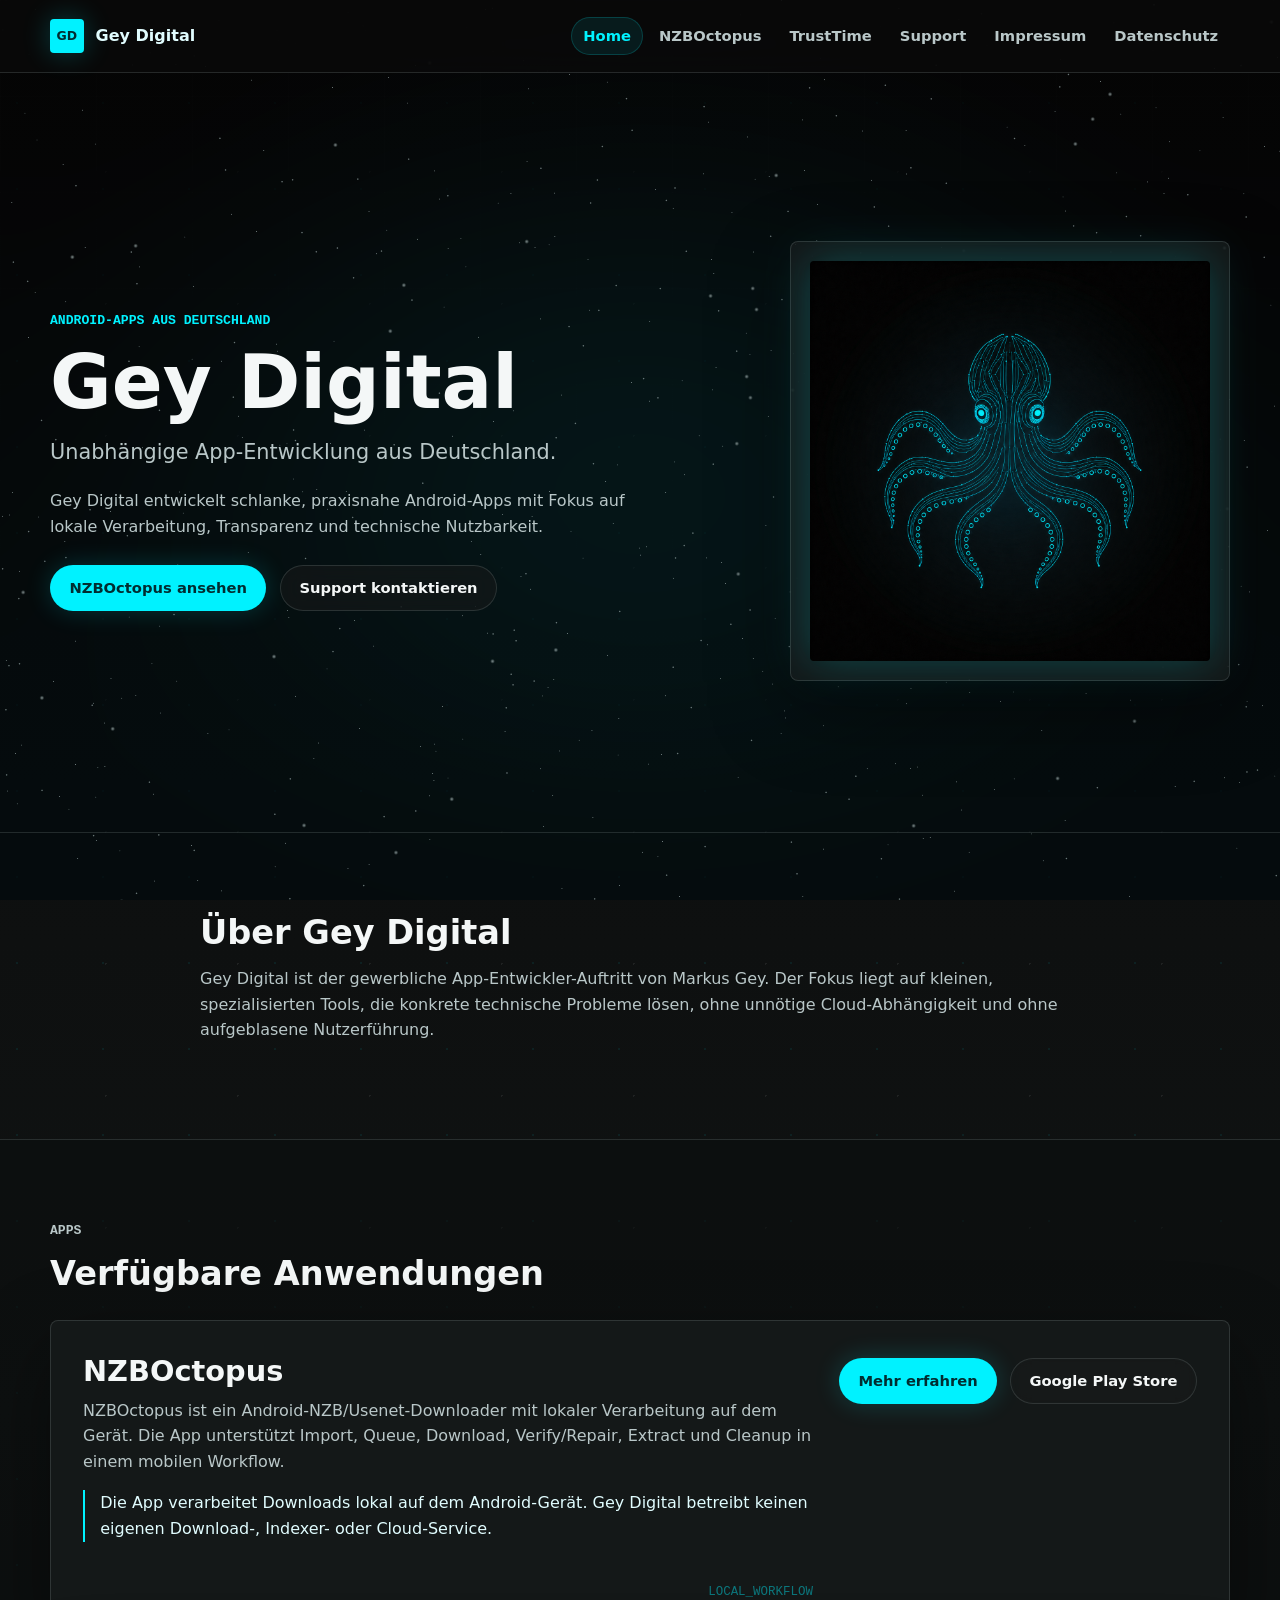
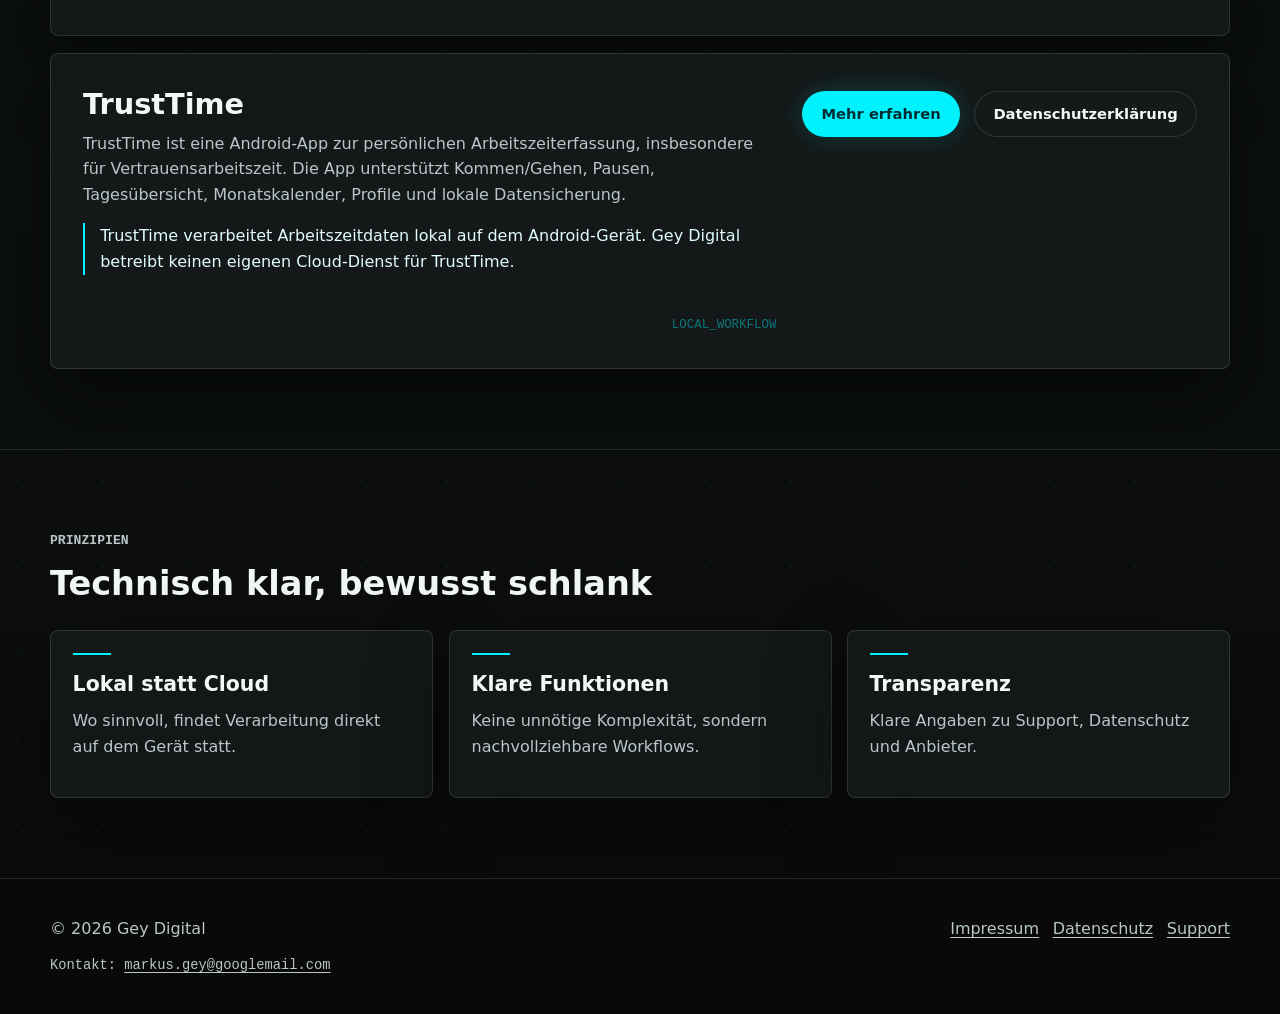
<file: index.html>
<!doctype html>
<html lang="de">
  <head>
    <meta charset="utf-8">
    <meta name="viewport" content="width=device-width, initial-scale=1">
    <title>Gey Digital - App-Entwicklung aus Deutschland</title>
    <meta name="description" content="Gey Digital entwickelt schlanke Android-Apps mit Fokus auf lokale Verarbeitung, Transparenz und technische Nutzbarkeit.">
    <meta property="og:title" content="Gey Digital - App-Entwicklung aus Deutschland">
    <meta property="og:description" content="Gey Digital entwickelt schlanke Android-Apps mit Fokus auf lokale Verarbeitung, Transparenz und technische Nutzbarkeit.">
    <meta property="og:type" content="website">
    <meta property="og:url" content="https://geydigital.de/">
    <meta property="og:site_name" content="Gey Digital">
    <link rel="canonical" href="https://geydigital.de/">
    <link rel="stylesheet" href="assets/styles.css?v=multi-app-1">
    <script src="assets/app.js?v=multi-app-1" defer></script>
  </head>
  <body>
    <header class="site-header">
      <div class="shell header-inner">
        <a class="brand" href="./" aria-label="Gey Digital Startseite">
          <span class="brand-mark" aria-hidden="true">GD</span>
          <span>Gey Digital</span>
        </a>
        <button class="nav-toggle" type="button" aria-expanded="false" aria-controls="site-nav">
          <span class="nav-toggle-line"></span>
          <span class="sr-only">Navigation öffnen</span>
        </button>
        <nav class="site-nav" id="site-nav" aria-label="Hauptnavigation">
          <a href="./" aria-current="page">Home</a>
          <a href="nzboctopus/">NZBOctopus</a>
          <a href="trusttime/">TrustTime</a>
          <a href="support/">Support</a>
          <a href="impressum/">Impressum</a>
          <a href="datenschutz/">Datenschutz</a>
        </nav>
      </div>
    </header>

    <main>
      <section class="hero">
        <div class="shell hero-grid">
          <div class="hero-copy">
            <p class="eyebrow">Android-Apps aus Deutschland</p>
            <h1>Gey Digital</h1>
            <p class="lead">Unabhängige App-Entwicklung aus Deutschland.</p>
            <p>Gey Digital entwickelt schlanke, praxisnahe Android-Apps mit Fokus auf lokale Verarbeitung, Transparenz und technische Nutzbarkeit.</p>
            <div class="button-row">
              <a class="button primary" href="nzboctopus/">NZBOctopus ansehen</a>
              <a class="button secondary" href="support/">Support kontaktieren</a>
            </div>
          </div>
          <div class="hero-visual" aria-hidden="true">
            <img class="stitch-octopus-image" src="assets/stitch-octopus-8arms.png" alt="">
          </div>
        </div>
      </section>

      <section class="section">
        <div class="shell content-narrow">
          <h2>Über Gey Digital</h2>
          <p>Gey Digital ist der gewerbliche App-Entwickler-Auftritt von Markus Gey. Der Fokus liegt auf kleinen, spezialisierten Tools, die konkrete technische Probleme lösen, ohne unnötige Cloud-Abhängigkeit und ohne aufgeblasene Nutzerführung.</p>
        </div>
      </section>

      <section class="section section-muted">
        <div class="shell">
          <div class="section-heading">
            <p class="eyebrow">Apps</p>
            <h2>Verfügbare Anwendungen</h2>
          </div>
          <article class="app-card">
            <div>
              <h3>NZBOctopus</h3>
              <p>NZBOctopus ist ein Android-NZB/Usenet-Downloader mit lokaler Verarbeitung auf dem Gerät. Die App unterstützt Import, Queue, Download, Verify/Repair, Extract und Cleanup in einem mobilen Workflow.</p>
              <p class="note">Die App verarbeitet Downloads lokal auf dem Android-Gerät. Gey Digital betreibt keinen eigenen Download-, Indexer- oder Cloud-Service.</p>
            </div>
            <div class="button-row compact">
              <a class="button primary" href="nzboctopus/">Mehr erfahren</a>
              <a class="button secondary" href="https://play.google.com/store/apps/details?id=com.markusgey.nzboctopus&amp;utm_source=emea_Med">Google Play Store</a>
            </div>
          </article>
          <article class="app-card">
            <div>
              <h3>TrustTime</h3>
              <p>TrustTime ist eine Android-App zur persönlichen Arbeitszeiterfassung, insbesondere für Vertrauensarbeitszeit. Die App unterstützt Kommen/Gehen, Pausen, Tagesübersicht, Monatskalender, Profile und lokale Datensicherung.</p>
              <p class="note">TrustTime verarbeitet Arbeitszeitdaten lokal auf dem Android-Gerät. Gey Digital betreibt keinen eigenen Cloud-Dienst für TrustTime.</p>
            </div>
            <div class="button-row compact">
              <a class="button primary" href="trusttime/">Mehr erfahren</a>
              <a class="button secondary" href="datenschutz/trusttime/">Datenschutzerklärung</a>
            </div>
          </article>
        </div>
      </section>

      <section class="section">
        <div class="shell">
          <div class="section-heading">
            <p class="eyebrow">Prinzipien</p>
            <h2>Technisch klar, bewusst schlank</h2>
          </div>
          <div class="principle-grid">
            <article class="principle-card">
              <h3>Lokal statt Cloud</h3>
              <p>Wo sinnvoll, findet Verarbeitung direkt auf dem Gerät statt.</p>
            </article>
            <article class="principle-card">
              <h3>Klare Funktionen</h3>
              <p>Keine unnötige Komplexität, sondern nachvollziehbare Workflows.</p>
            </article>
            <article class="principle-card">
              <h3>Transparenz</h3>
              <p>Klare Angaben zu Support, Datenschutz und Anbieter.</p>
            </article>
          </div>
        </div>
      </section>
    </main>

    <footer class="site-footer">
      <div class="shell footer-inner">
        <p>© 2026 Gey Digital</p>
        <nav aria-label="Footernavigation">
          <a href="impressum/">Impressum</a>
          <a href="datenschutz/">Datenschutz</a>
          <a href="support/">Support</a>
        </nav>
        <p class="footer-contact">Kontakt: <a href="mailto:markus.gey@googlemail.com">markus.gey@googlemail.com</a></p>
      </div>
    </footer>
  </body>
</html>
</file>
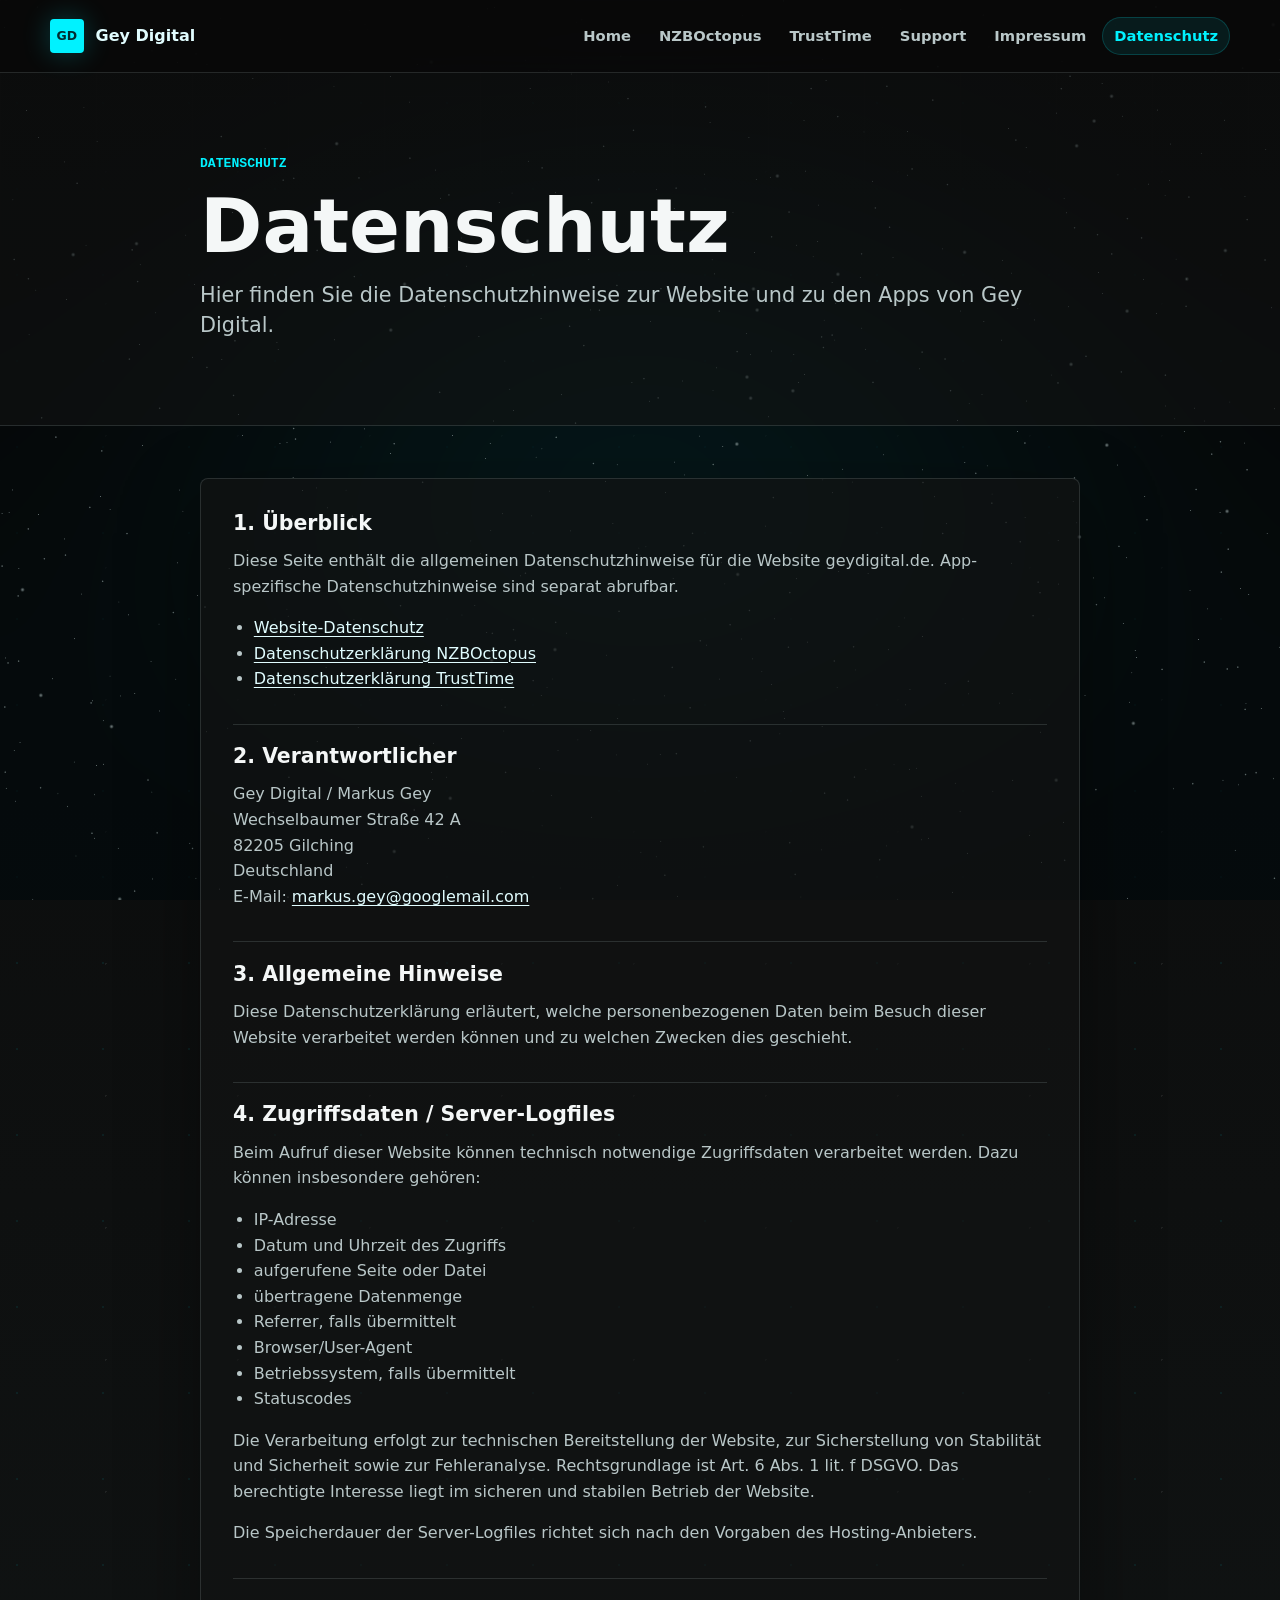
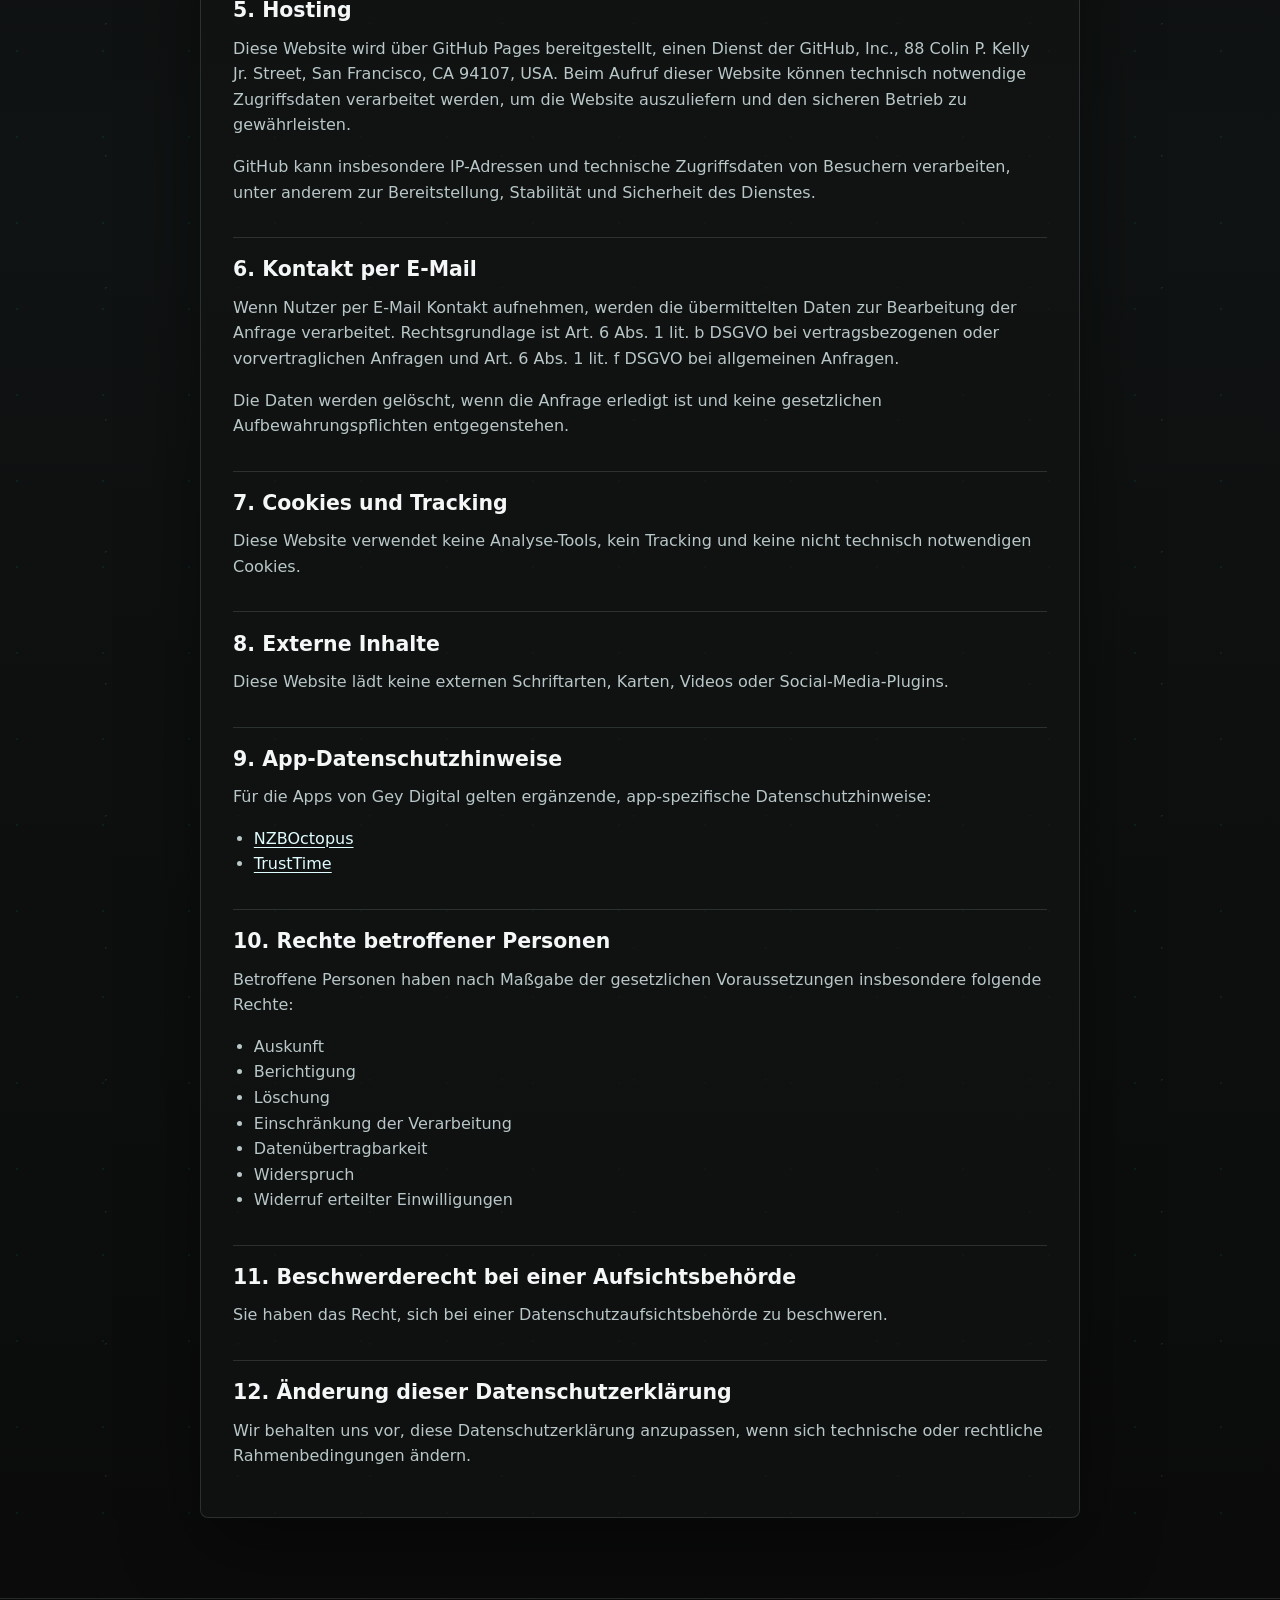
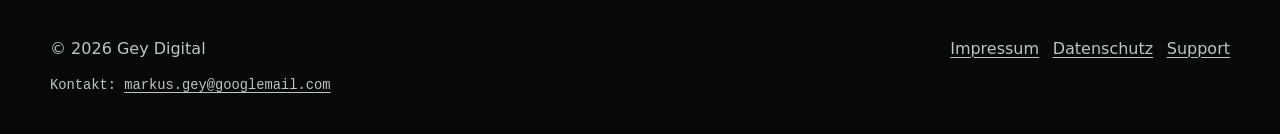
<file: datenschutz/index.html>
<!doctype html>
<html lang="de">
  <head>
    <meta charset="utf-8">
    <meta name="viewport" content="width=device-width, initial-scale=1">
    <title>Datenschutz - Gey Digital</title>
    <meta name="description" content="Datenschutzhinweise zur Website und zu den Apps von Gey Digital.">
    <meta property="og:title" content="Datenschutz - Gey Digital">
    <meta property="og:description" content="Datenschutzhinweise zur Website und zu den Apps von Gey Digital.">
    <meta property="og:type" content="website">
    <meta property="og:url" content="https://geydigital.de/datenschutz/">
    <meta property="og:site_name" content="Gey Digital">
    <link rel="canonical" href="https://geydigital.de/datenschutz/">
    <link rel="stylesheet" href="../assets/styles.css?v=multi-app-1">
    <script src="../assets/app.js?v=multi-app-1" defer></script>
  </head>
  <body>
    <header class="site-header">
      <div class="shell header-inner">
        <a class="brand" href="../" aria-label="Gey Digital Startseite">
          <span class="brand-mark" aria-hidden="true">GD</span>
          <span>Gey Digital</span>
        </a>
        <button class="nav-toggle" type="button" aria-expanded="false" aria-controls="site-nav">
          <span class="nav-toggle-line"></span>
          <span class="sr-only">Navigation öffnen</span>
        </button>
        <nav class="site-nav" id="site-nav" aria-label="Hauptnavigation">
          <a href="../">Home</a>
          <a href="../nzboctopus/">NZBOctopus</a>
          <a href="../trusttime/">TrustTime</a>
          <a href="../support/">Support</a>
          <a href="../impressum/">Impressum</a>
          <a href="../datenschutz/" aria-current="page">Datenschutz</a>
        </nav>
      </div>
    </header>

    <main>
      <section class="page-hero">
        <div class="shell content-narrow">
          <p class="eyebrow">Datenschutz</p>
          <h1>Datenschutz</h1>
          <p class="lead">Hier finden Sie die Datenschutzhinweise zur Website und zu den Apps von Gey Digital.</p>
        </div>
      </section>

      <section class="section legal-section">
        <div class="shell legal-content">
          <h2>1. Überblick</h2>
          <p>Diese Seite enthält die allgemeinen Datenschutzhinweise für die Website geydigital.de. App-spezifische Datenschutzhinweise sind separat abrufbar.</p>
          <ul>
            <li><a href="../datenschutz/">Website-Datenschutz</a></li>
            <li><a href="nzboctopus/">Datenschutzerklärung NZBOctopus</a></li>
            <li><a href="trusttime/">Datenschutzerklärung TrustTime</a></li>
          </ul>

          <h2>2. Verantwortlicher</h2>
          <p>
            Gey Digital / Markus Gey<br>
            Wechselbaumer Straße 42 A<br>
            82205 Gilching<br>
            Deutschland<br>
            E-Mail: <a href="mailto:markus.gey@googlemail.com">markus.gey@googlemail.com</a>
          </p>

          <h2>3. Allgemeine Hinweise</h2>
          <p>Diese Datenschutzerklärung erläutert, welche personenbezogenen Daten beim Besuch dieser Website verarbeitet werden können und zu welchen Zwecken dies geschieht.</p>

          <h2>4. Zugriffsdaten / Server-Logfiles</h2>
          <p>Beim Aufruf dieser Website können technisch notwendige Zugriffsdaten verarbeitet werden. Dazu können insbesondere gehören:</p>
          <ul>
            <li>IP-Adresse</li>
            <li>Datum und Uhrzeit des Zugriffs</li>
            <li>aufgerufene Seite oder Datei</li>
            <li>übertragene Datenmenge</li>
            <li>Referrer, falls übermittelt</li>
            <li>Browser/User-Agent</li>
            <li>Betriebssystem, falls übermittelt</li>
            <li>Statuscodes</li>
          </ul>
          <p>Die Verarbeitung erfolgt zur technischen Bereitstellung der Website, zur Sicherstellung von Stabilität und Sicherheit sowie zur Fehleranalyse. Rechtsgrundlage ist Art. 6 Abs. 1 lit. f DSGVO. Das berechtigte Interesse liegt im sicheren und stabilen Betrieb der Website.</p>
          <p>Die Speicherdauer der Server-Logfiles richtet sich nach den Vorgaben des Hosting-Anbieters.</p>

          <h2>5. Hosting</h2>
          <p>Diese Website wird über GitHub Pages bereitgestellt, einen Dienst der GitHub, Inc., 88 Colin P. Kelly Jr. Street, San Francisco, CA 94107, USA. Beim Aufruf dieser Website können technisch notwendige Zugriffsdaten verarbeitet werden, um die Website auszuliefern und den sicheren Betrieb zu gewährleisten.</p>
          <p>GitHub kann insbesondere IP-Adressen und technische Zugriffsdaten von Besuchern verarbeiten, unter anderem zur Bereitstellung, Stabilität und Sicherheit des Dienstes.</p>

          <h2>6. Kontakt per E-Mail</h2>
          <p>Wenn Nutzer per E-Mail Kontakt aufnehmen, werden die übermittelten Daten zur Bearbeitung der Anfrage verarbeitet. Rechtsgrundlage ist Art. 6 Abs. 1 lit. b DSGVO bei vertragsbezogenen oder vorvertraglichen Anfragen und Art. 6 Abs. 1 lit. f DSGVO bei allgemeinen Anfragen.</p>
          <p>Die Daten werden gelöscht, wenn die Anfrage erledigt ist und keine gesetzlichen Aufbewahrungspflichten entgegenstehen.</p>

          <h2>7. Cookies und Tracking</h2>
          <p>Diese Website verwendet keine Analyse-Tools, kein Tracking und keine nicht technisch notwendigen Cookies.</p>

          <h2>8. Externe Inhalte</h2>
          <p>Diese Website lädt keine externen Schriftarten, Karten, Videos oder Social-Media-Plugins.</p>

          <h2>9. App-Datenschutzhinweise</h2>
          <p>Für die Apps von Gey Digital gelten ergänzende, app-spezifische Datenschutzhinweise:</p>
          <ul>
            <li><a href="nzboctopus/">NZBOctopus</a></li>
            <li><a href="trusttime/">TrustTime</a></li>
          </ul>

          <h2>10. Rechte betroffener Personen</h2>
          <p>Betroffene Personen haben nach Maßgabe der gesetzlichen Voraussetzungen insbesondere folgende Rechte:</p>
          <ul>
            <li>Auskunft</li>
            <li>Berichtigung</li>
            <li>Löschung</li>
            <li>Einschränkung der Verarbeitung</li>
            <li>Datenübertragbarkeit</li>
            <li>Widerspruch</li>
            <li>Widerruf erteilter Einwilligungen</li>
          </ul>

          <h2>11. Beschwerderecht bei einer Aufsichtsbehörde</h2>
          <p>Sie haben das Recht, sich bei einer Datenschutzaufsichtsbehörde zu beschweren.</p>

          <h2>12. Änderung dieser Datenschutzerklärung</h2>
          <p>Wir behalten uns vor, diese Datenschutzerklärung anzupassen, wenn sich technische oder rechtliche Rahmenbedingungen ändern.</p>
        </div>
      </section>
    </main>

    <footer class="site-footer">
      <div class="shell footer-inner">
        <p>© 2026 Gey Digital</p>
        <nav aria-label="Footernavigation">
          <a href="../impressum/">Impressum</a>
          <a href="../datenschutz/">Datenschutz</a>
          <a href="../support/">Support</a>
        </nav>
        <p class="footer-contact">Kontakt: <a href="mailto:markus.gey@googlemail.com">markus.gey@googlemail.com</a></p>
      </div>
    </footer>
  </body>
</html>
</file>
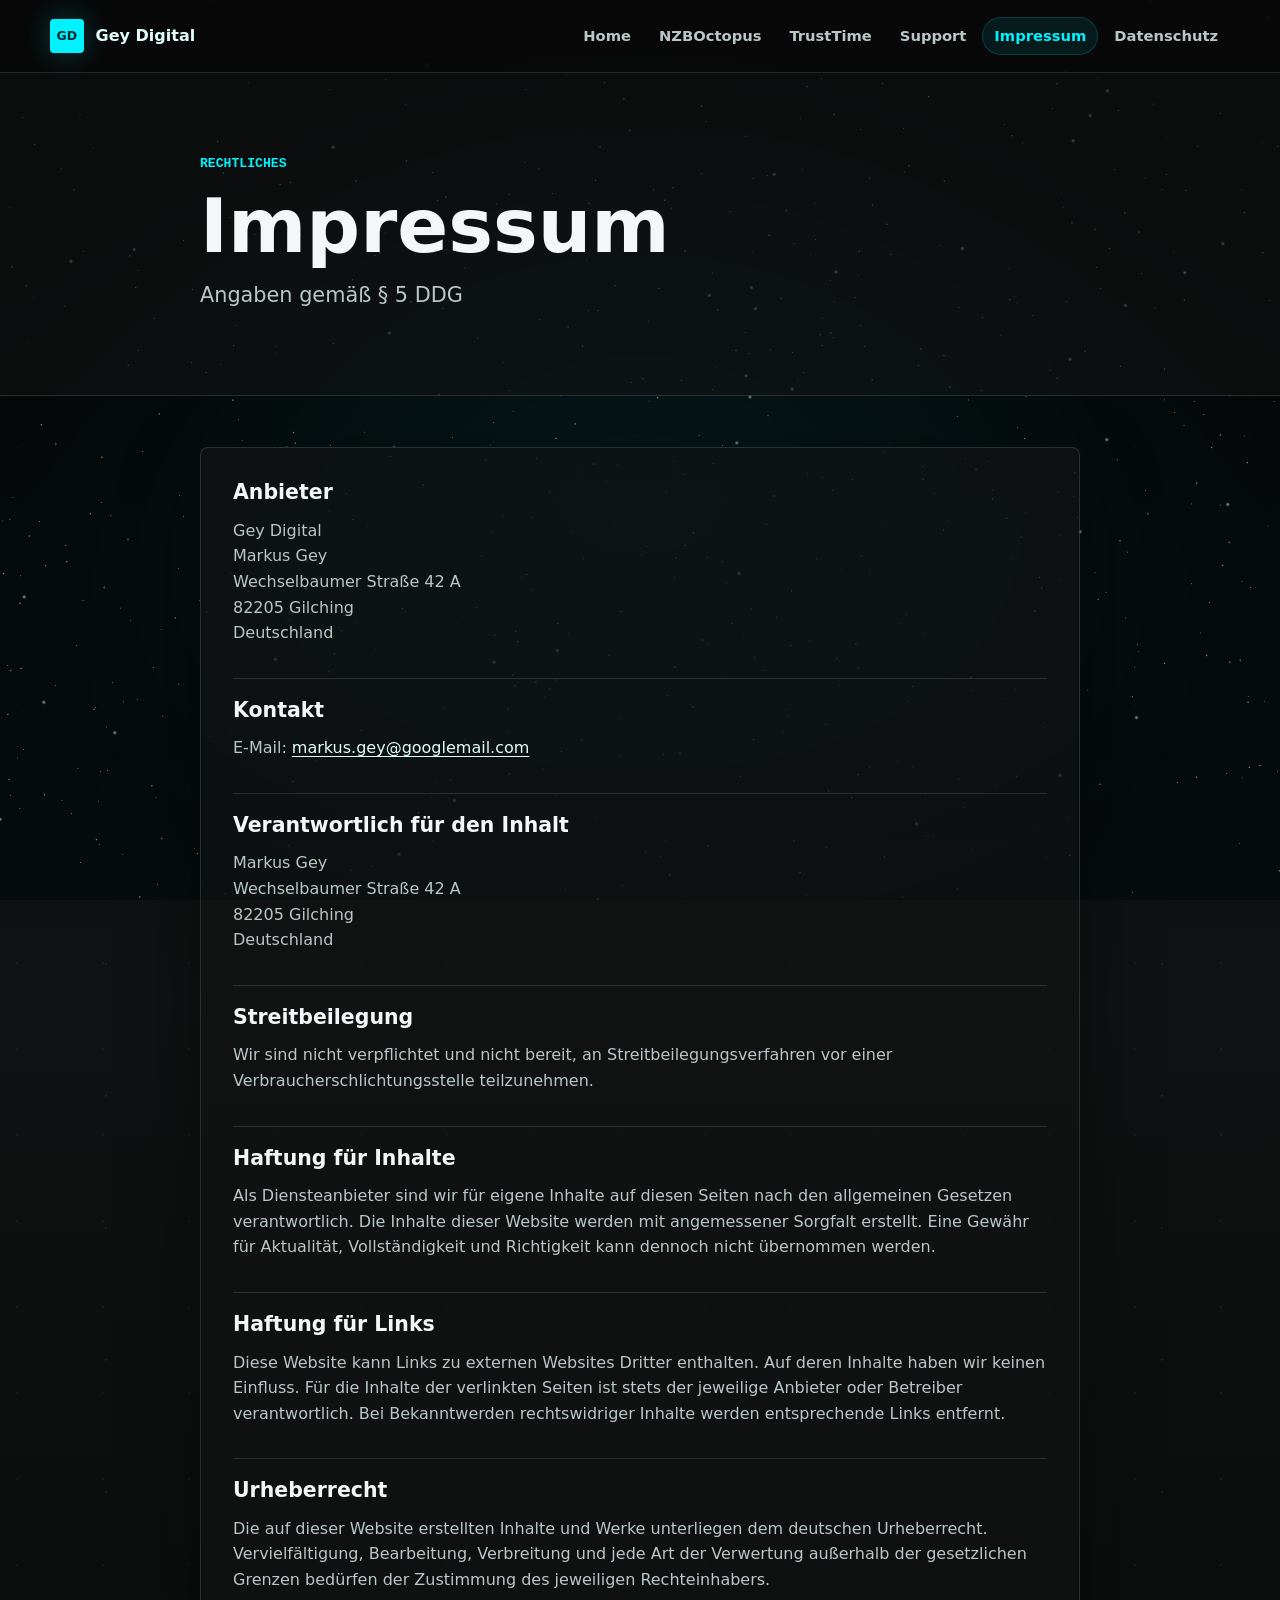
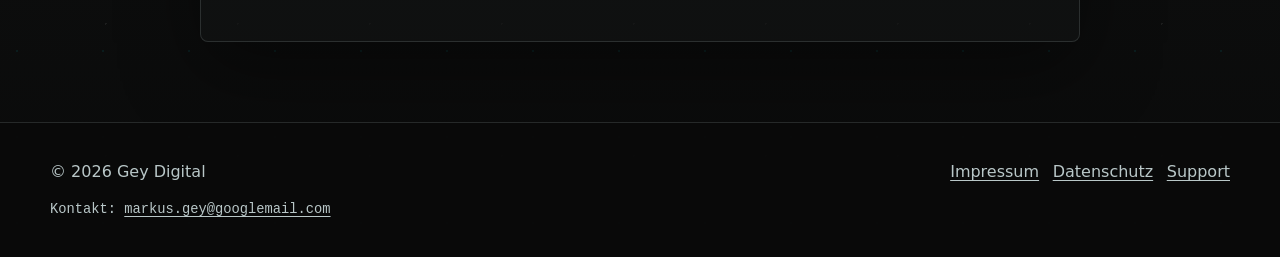
<file: impressum/index.html>
<!doctype html>
<html lang="de">
  <head>
    <meta charset="utf-8">
    <meta name="viewport" content="width=device-width, initial-scale=1">
    <title>Impressum - Gey Digital</title>
    <meta name="description" content="Impressum von Gey Digital.">
    <meta property="og:title" content="Impressum - Gey Digital">
    <meta property="og:description" content="Impressum von Gey Digital.">
    <meta property="og:type" content="website">
    <meta property="og:url" content="https://geydigital.de/impressum/">
    <meta property="og:site_name" content="Gey Digital">
    <link rel="canonical" href="https://geydigital.de/impressum/">
    <link rel="stylesheet" href="../assets/styles.css?v=multi-app-1">
    <script src="../assets/app.js?v=multi-app-1" defer></script>
  </head>
  <body>
    <header class="site-header">
      <div class="shell header-inner">
        <a class="brand" href="../" aria-label="Gey Digital Startseite">
          <span class="brand-mark" aria-hidden="true">GD</span>
          <span>Gey Digital</span>
        </a>
        <button class="nav-toggle" type="button" aria-expanded="false" aria-controls="site-nav">
          <span class="nav-toggle-line"></span>
          <span class="sr-only">Navigation öffnen</span>
        </button>
        <nav class="site-nav" id="site-nav" aria-label="Hauptnavigation">
          <a href="../">Home</a>
          <a href="../nzboctopus/">NZBOctopus</a>
          <a href="../trusttime/">TrustTime</a>
          <a href="../support/">Support</a>
          <a href="../impressum/" aria-current="page">Impressum</a>
          <a href="../datenschutz/">Datenschutz</a>
        </nav>
      </div>
    </header>

    <main>
      <section class="page-hero">
        <div class="shell content-narrow">
          <p class="eyebrow">Rechtliches</p>
          <h1>Impressum</h1>
          <p class="lead">Angaben gemäß § 5 DDG</p>
        </div>
      </section>

      <section class="section legal-section">
        <div class="shell legal-content">
          <h2>Anbieter</h2>
          <p>
            Gey Digital<br>
            Markus Gey<br>
            Wechselbaumer Straße 42 A<br>
            82205 Gilching<br>
            Deutschland
          </p>

          <h2>Kontakt</h2>
          <p>
            E-Mail: <a href="mailto:markus.gey@googlemail.com">markus.gey@googlemail.com</a>
          </p>

          <h2>Verantwortlich für den Inhalt</h2>
          <p>
            Markus Gey<br>
            Wechselbaumer Straße 42 A<br>
            82205 Gilching<br>
            Deutschland
          </p>

          <h2>Streitbeilegung</h2>
          <p>Wir sind nicht verpflichtet und nicht bereit, an Streitbeilegungsverfahren vor einer Verbraucherschlichtungsstelle teilzunehmen.</p>

          <h2>Haftung für Inhalte</h2>
          <p>Als Diensteanbieter sind wir für eigene Inhalte auf diesen Seiten nach den allgemeinen Gesetzen verantwortlich. Die Inhalte dieser Website werden mit angemessener Sorgfalt erstellt. Eine Gewähr für Aktualität, Vollständigkeit und Richtigkeit kann dennoch nicht übernommen werden.</p>

          <h2>Haftung für Links</h2>
          <p>Diese Website kann Links zu externen Websites Dritter enthalten. Auf deren Inhalte haben wir keinen Einfluss. Für die Inhalte der verlinkten Seiten ist stets der jeweilige Anbieter oder Betreiber verantwortlich. Bei Bekanntwerden rechtswidriger Inhalte werden entsprechende Links entfernt.</p>

          <h2>Urheberrecht</h2>
          <p>Die auf dieser Website erstellten Inhalte und Werke unterliegen dem deutschen Urheberrecht. Vervielfältigung, Bearbeitung, Verbreitung und jede Art der Verwertung außerhalb der gesetzlichen Grenzen bedürfen der Zustimmung des jeweiligen Rechteinhabers.</p>
        </div>
      </section>
    </main>

    <footer class="site-footer">
      <div class="shell footer-inner">
        <p>© 2026 Gey Digital</p>
        <nav aria-label="Footernavigation">
          <a href="../impressum/">Impressum</a>
          <a href="../datenschutz/">Datenschutz</a>
          <a href="../support/">Support</a>
        </nav>
        <p class="footer-contact">Kontakt: <a href="mailto:markus.gey@googlemail.com">markus.gey@googlemail.com</a></p>
      </div>
    </footer>
  </body>
</html>
</file>
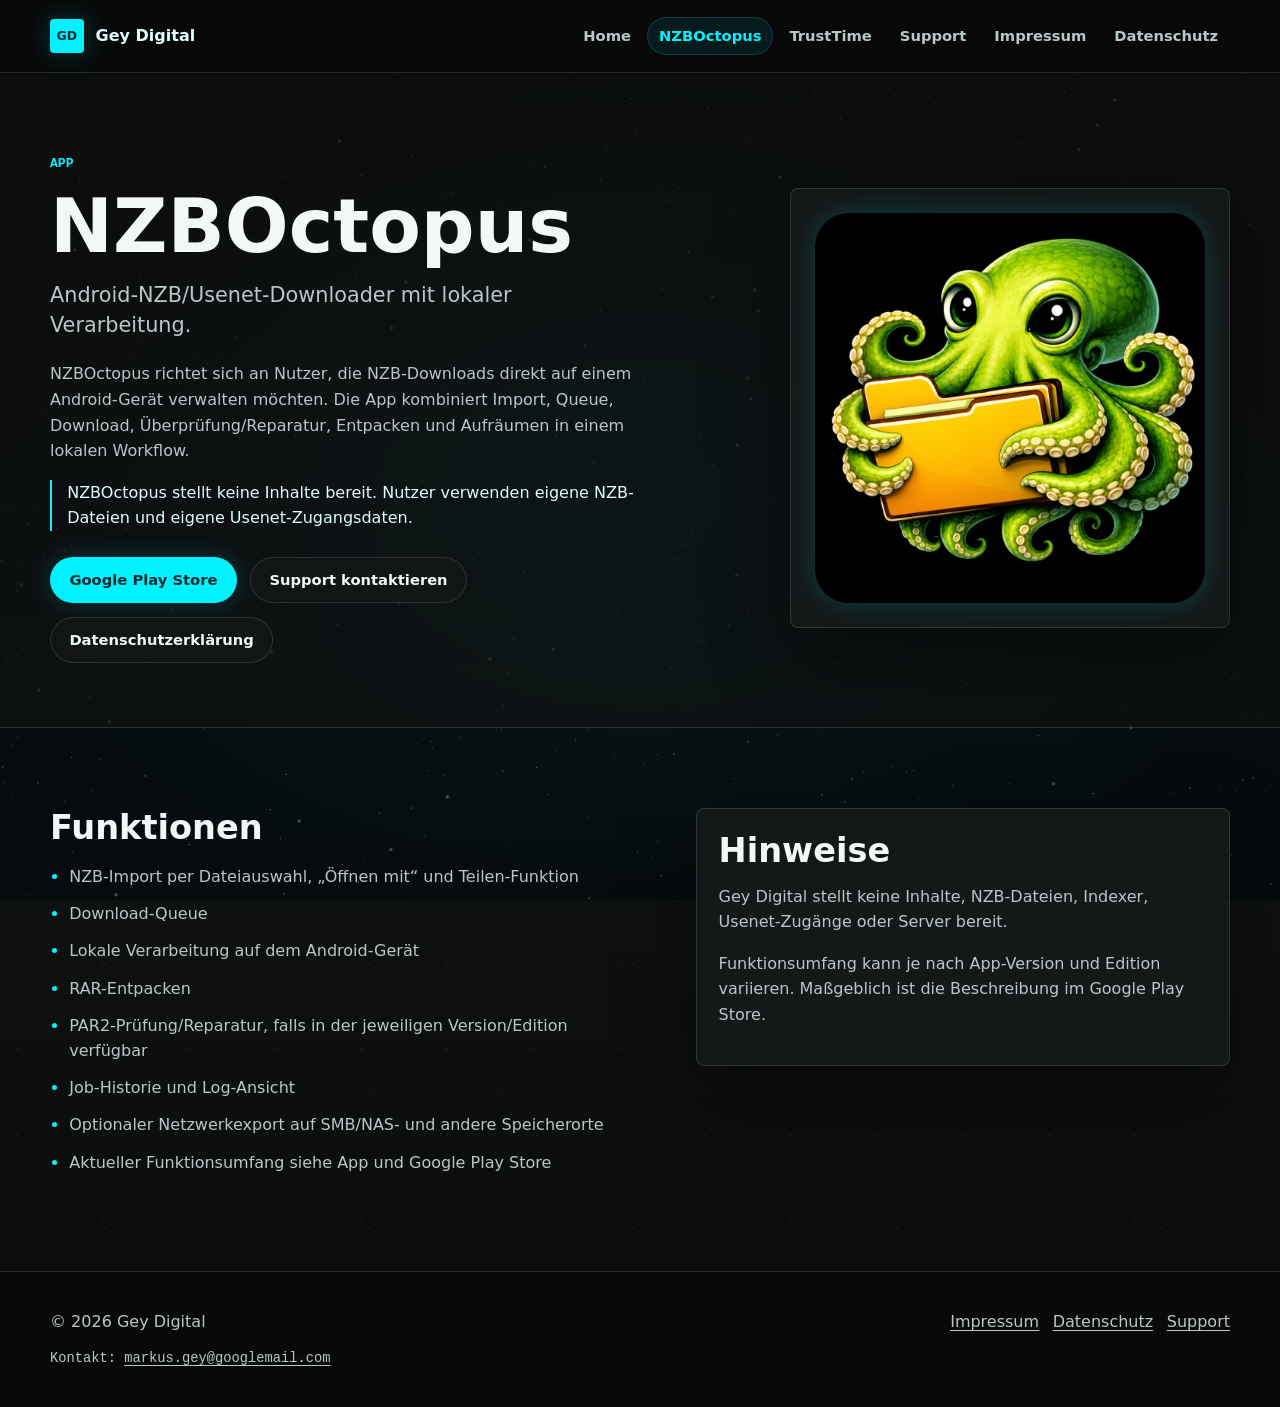
<file: nzboctopus/index.html>
<!doctype html>
<html lang="de">
  <head>
    <meta charset="utf-8">
    <meta name="viewport" content="width=device-width, initial-scale=1">
    <title>NZBOctopus - Android NZB Downloader</title>
    <meta name="description" content="NZBOctopus ist ein Android-NZB/Usenet-Downloader mit lokaler Verarbeitung auf dem Gerät.">
    <meta property="og:title" content="NZBOctopus - Android NZB Downloader">
    <meta property="og:description" content="NZBOctopus ist ein Android-NZB/Usenet-Downloader mit lokaler Verarbeitung auf dem Gerät.">
    <meta property="og:type" content="website">
    <meta property="og:url" content="https://geydigital.de/nzboctopus/">
    <meta property="og:site_name" content="Gey Digital">
    <link rel="canonical" href="https://geydigital.de/nzboctopus/">
    <link rel="stylesheet" href="../assets/styles.css?v=multi-app-1">
    <script src="../assets/app.js?v=multi-app-1" defer></script>
  </head>
  <body>
    <header class="site-header">
      <div class="shell header-inner">
        <a class="brand" href="../" aria-label="Gey Digital Startseite">
          <span class="brand-mark" aria-hidden="true">GD</span>
          <span>Gey Digital</span>
        </a>
        <button class="nav-toggle" type="button" aria-expanded="false" aria-controls="site-nav">
          <span class="nav-toggle-line"></span>
          <span class="sr-only">Navigation öffnen</span>
        </button>
        <nav class="site-nav" id="site-nav" aria-label="Hauptnavigation">
          <a href="../">Home</a>
          <a href="../nzboctopus/" aria-current="page">NZBOctopus</a>
          <a href="../trusttime/">TrustTime</a>
          <a href="../support/">Support</a>
          <a href="../impressum/">Impressum</a>
          <a href="../datenschutz/">Datenschutz</a>
        </nav>
      </div>
    </header>

    <main>
      <section class="page-hero">
        <div class="shell page-hero-grid">
          <div>
            <p class="eyebrow">App</p>
            <h1>NZBOctopus</h1>
            <p class="lead">Android-NZB/Usenet-Downloader mit lokaler Verarbeitung.</p>
            <p>NZBOctopus richtet sich an Nutzer, die NZB-Downloads direkt auf einem Android-Gerät verwalten möchten. Die App kombiniert Import, Queue, Download, Überprüfung/Reparatur, Entpacken und Aufräumen in einem lokalen Workflow.</p>
            <p class="note">NZBOctopus stellt keine Inhalte bereit. Nutzer verwenden eigene NZB-Dateien und eigene Usenet-Zugangsdaten.</p>
            <div class="button-row">
              <a class="button primary" href="https://play.google.com/store/apps/details?id=com.markusgey.nzboctopus&amp;utm_source=emea_Med">Google Play Store</a>
              <a class="button secondary" href="../support/">Support kontaktieren</a>
              <a class="button secondary" href="../datenschutz/nzboctopus/">Datenschutzerklärung</a>
            </div>
          </div>
          <div class="app-symbol" aria-hidden="true">
            <img class="play-store-icon-image" src="../assets/nzboctopus-play-icon.png" alt="">
          </div>
        </div>
      </section>

      <section class="section">
        <div class="shell two-column">
          <div>
            <h2>Funktionen</h2>
            <ul class="check-list">
              <li>NZB-Import per Dateiauswahl, „Öffnen mit“ und Teilen-Funktion</li>
              <li>Download-Queue</li>
              <li>Lokale Verarbeitung auf dem Android-Gerät</li>
              <li>RAR-Entpacken</li>
              <li>PAR2-Prüfung/Reparatur, falls in der jeweiligen Version/Edition verfügbar</li>
              <li>Job-Historie und Log-Ansicht</li>
              <li>Optionaler Netzwerkexport auf SMB/NAS- und andere Speicherorte</li>
              <li>Aktueller Funktionsumfang siehe App und Google Play Store</li>
            </ul>
          </div>
          <aside class="info-panel">
            <h2>Hinweise</h2>
            <p>Gey Digital stellt keine Inhalte, NZB-Dateien, Indexer, Usenet-Zugänge oder Server bereit.</p>
            <p>Funktionsumfang kann je nach App-Version und Edition variieren. Maßgeblich ist die Beschreibung im Google Play Store.</p>
          </aside>
        </div>
      </section>
    </main>

    <footer class="site-footer">
      <div class="shell footer-inner">
        <p>© 2026 Gey Digital</p>
        <nav aria-label="Footernavigation">
          <a href="../impressum/">Impressum</a>
          <a href="../datenschutz/">Datenschutz</a>
          <a href="../support/">Support</a>
        </nav>
        <p class="footer-contact">Kontakt: <a href="mailto:markus.gey@googlemail.com">markus.gey@googlemail.com</a></p>
      </div>
    </footer>
  </body>
</html>
</file>
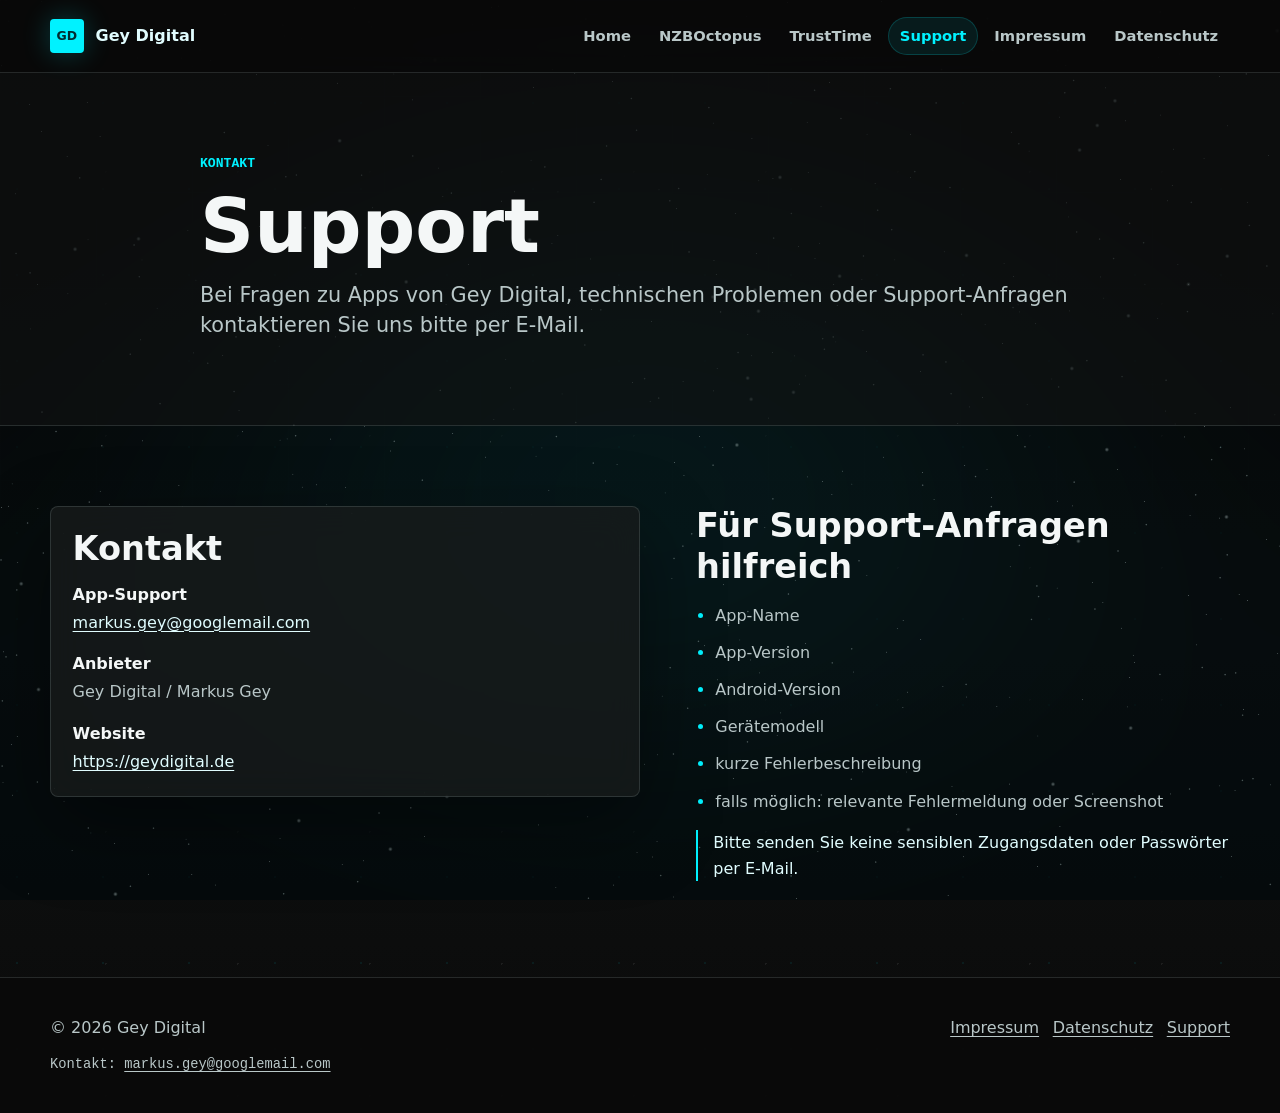
<file: support/index.html>
<!doctype html>
<html lang="de">
  <head>
    <meta charset="utf-8">
    <meta name="viewport" content="width=device-width, initial-scale=1">
    <title>Support - Gey Digital</title>
    <meta name="description" content="Support und Kontakt für Apps von Gey Digital.">
    <meta property="og:title" content="Support - Gey Digital">
    <meta property="og:description" content="Support und Kontakt für Apps von Gey Digital.">
    <meta property="og:type" content="website">
    <meta property="og:url" content="https://geydigital.de/support/">
    <meta property="og:site_name" content="Gey Digital">
    <link rel="canonical" href="https://geydigital.de/support/">
    <link rel="stylesheet" href="../assets/styles.css?v=multi-app-1">
    <script src="../assets/app.js?v=multi-app-1" defer></script>
  </head>
  <body>
    <header class="site-header">
      <div class="shell header-inner">
        <a class="brand" href="../" aria-label="Gey Digital Startseite">
          <span class="brand-mark" aria-hidden="true">GD</span>
          <span>Gey Digital</span>
        </a>
        <button class="nav-toggle" type="button" aria-expanded="false" aria-controls="site-nav">
          <span class="nav-toggle-line"></span>
          <span class="sr-only">Navigation öffnen</span>
        </button>
        <nav class="site-nav" id="site-nav" aria-label="Hauptnavigation">
          <a href="../">Home</a>
          <a href="../nzboctopus/">NZBOctopus</a>
          <a href="../trusttime/">TrustTime</a>
          <a href="../support/" aria-current="page">Support</a>
          <a href="../impressum/">Impressum</a>
          <a href="../datenschutz/">Datenschutz</a>
        </nav>
      </div>
    </header>

    <main>
      <section class="page-hero">
        <div class="shell content-narrow">
          <p class="eyebrow">Kontakt</p>
          <h1>Support</h1>
          <p class="lead">Bei Fragen zu Apps von Gey Digital, technischen Problemen oder Support-Anfragen kontaktieren Sie uns bitte per E-Mail.</p>
        </div>
      </section>

      <section class="section">
        <div class="shell two-column">
          <div class="info-panel">
            <h2>Kontakt</h2>
            <dl class="data-list">
              <div>
                <dt>App-Support</dt>
                <dd><a href="mailto:markus.gey@googlemail.com">markus.gey@googlemail.com</a></dd>
              </div>
              <div>
                <dt>Anbieter</dt>
                <dd>Gey Digital / Markus Gey</dd>
              </div>
              <div>
                <dt>Website</dt>
                <dd><a href="https://geydigital.de">https://geydigital.de</a></dd>
              </div>
            </dl>
          </div>
          <div>
            <h2>Für Support-Anfragen hilfreich</h2>
            <ul class="check-list">
              <li>App-Name</li>
              <li>App-Version</li>
              <li>Android-Version</li>
              <li>Gerätemodell</li>
              <li>kurze Fehlerbeschreibung</li>
              <li>falls möglich: relevante Fehlermeldung oder Screenshot</li>
            </ul>
            <p class="note">Bitte senden Sie keine sensiblen Zugangsdaten oder Passwörter per E-Mail.</p>
          </div>
        </div>
      </section>
    </main>

    <footer class="site-footer">
      <div class="shell footer-inner">
        <p>© 2026 Gey Digital</p>
        <nav aria-label="Footernavigation">
          <a href="../impressum/">Impressum</a>
          <a href="../datenschutz/">Datenschutz</a>
          <a href="../support/">Support</a>
        </nav>
        <p class="footer-contact">Kontakt: <a href="mailto:markus.gey@googlemail.com">markus.gey@googlemail.com</a></p>
      </div>
    </footer>
  </body>
</html>
</file>
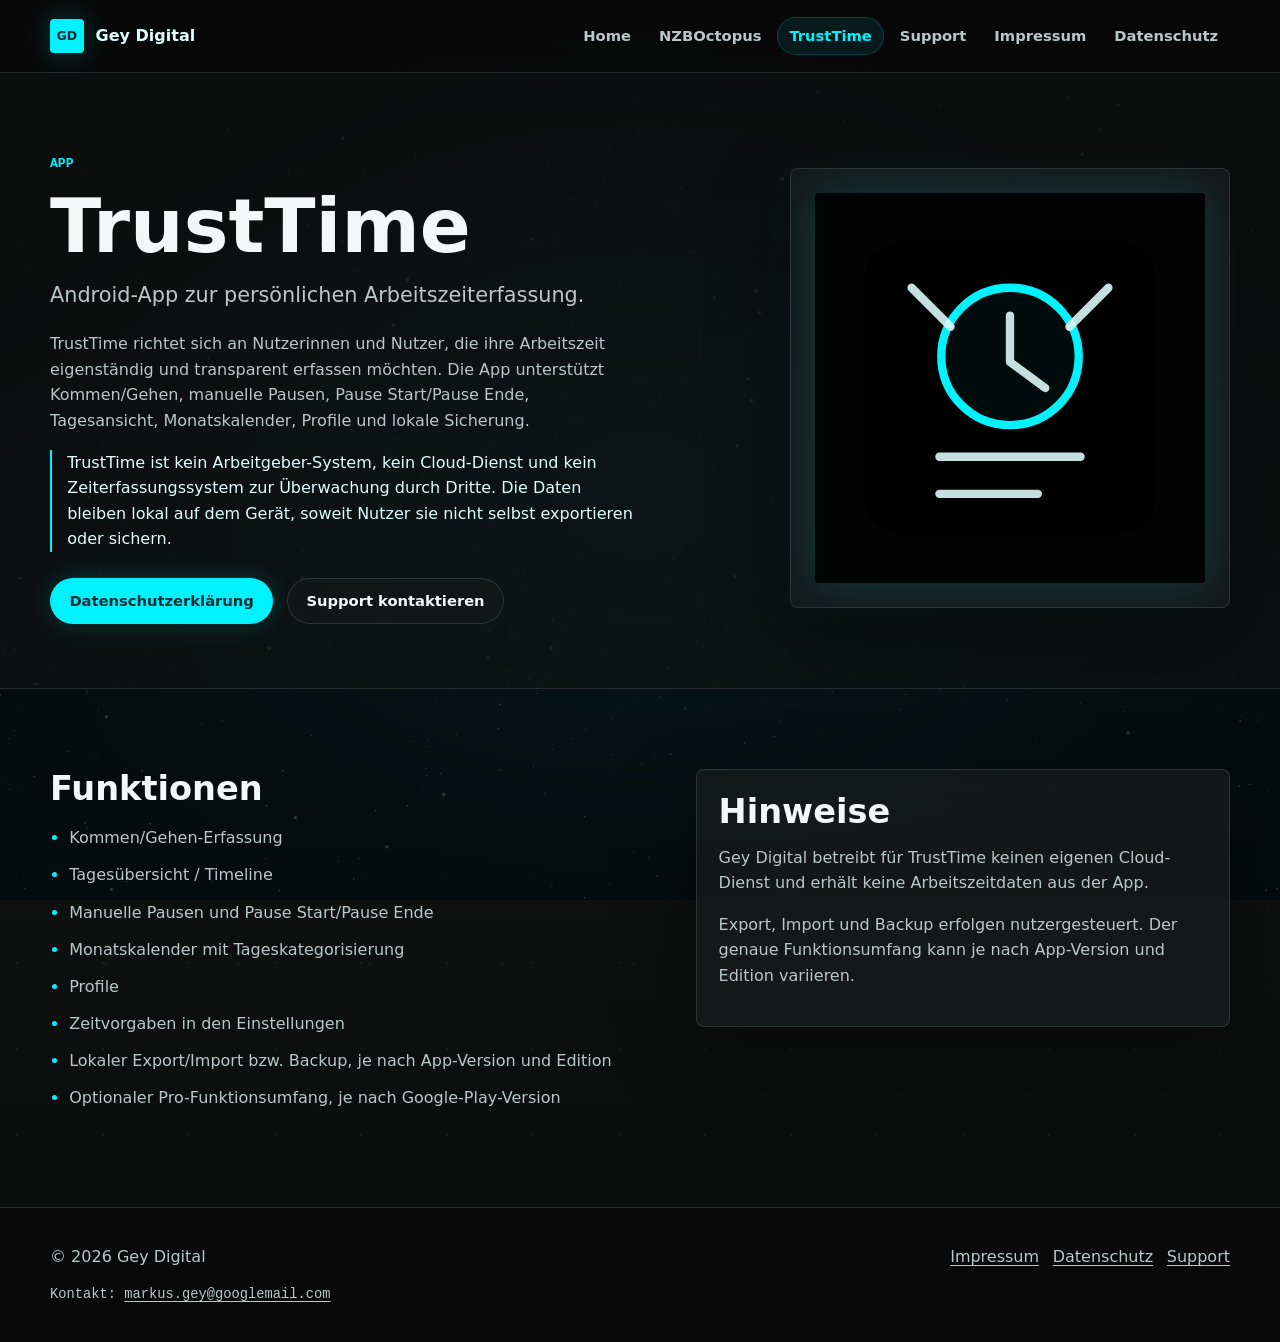
<file: trusttime/index.html>
<!doctype html>
<html lang="de">
  <head>
    <meta charset="utf-8">
    <meta name="viewport" content="width=device-width, initial-scale=1">
    <title>TrustTime - Android Arbeitszeiterfassung</title>
    <meta name="description" content="TrustTime ist eine Android-App zur persönlichen Arbeitszeiterfassung mit lokaler Verarbeitung.">
    <meta property="og:title" content="TrustTime - Android Arbeitszeiterfassung">
    <meta property="og:description" content="TrustTime ist eine Android-App zur persönlichen Arbeitszeiterfassung mit lokaler Verarbeitung.">
    <meta property="og:type" content="website">
    <meta property="og:url" content="https://geydigital.de/trusttime/">
    <meta property="og:site_name" content="Gey Digital">
    <link rel="canonical" href="https://geydigital.de/trusttime/">
    <link rel="stylesheet" href="../assets/styles.css?v=multi-app-1">
    <script src="../assets/app.js?v=multi-app-1" defer></script>
  </head>
  <body>
    <header class="site-header">
      <div class="shell header-inner">
        <a class="brand" href="../" aria-label="Gey Digital Startseite">
          <span class="brand-mark" aria-hidden="true">GD</span>
          <span>Gey Digital</span>
        </a>
        <button class="nav-toggle" type="button" aria-expanded="false" aria-controls="site-nav">
          <span class="nav-toggle-line"></span>
          <span class="sr-only">Navigation öffnen</span>
        </button>
        <nav class="site-nav" id="site-nav" aria-label="Hauptnavigation">
          <a href="../">Home</a>
          <a href="../nzboctopus/">NZBOctopus</a>
          <a href="../trusttime/" aria-current="page">TrustTime</a>
          <a href="../support/">Support</a>
          <a href="../impressum/">Impressum</a>
          <a href="../datenschutz/">Datenschutz</a>
        </nav>
      </div>
    </header>

    <main>
      <section class="page-hero">
        <div class="shell page-hero-grid">
          <div>
            <p class="eyebrow">App</p>
            <h1>TrustTime</h1>
            <p class="lead">Android-App zur persönlichen Arbeitszeiterfassung.</p>
            <p>TrustTime richtet sich an Nutzerinnen und Nutzer, die ihre Arbeitszeit eigenständig und transparent erfassen möchten. Die App unterstützt Kommen/Gehen, manuelle Pausen, Pause Start/Pause Ende, Tagesansicht, Monatskalender, Profile und lokale Sicherung.</p>
            <p class="note">TrustTime ist kein Arbeitgeber-System, kein Cloud-Dienst und kein Zeiterfassungssystem zur Überwachung durch Dritte. Die Daten bleiben lokal auf dem Gerät, soweit Nutzer sie nicht selbst exportieren oder sichern.</p>
            <div class="button-row">
              <a class="button primary" href="../datenschutz/trusttime/">Datenschutzerklärung</a>
              <a class="button secondary" href="../support/">Support kontaktieren</a>
            </div>
          </div>
          <div class="app-symbol" aria-hidden="true">
            <svg class="trusttime-symbol" viewBox="0 0 420 420" role="img">
              <title>Abstraktes Zeiterfassungs-Symbol</title>
              <rect x="54" y="54" width="312" height="312" rx="36"></rect>
              <circle cx="210" cy="176" r="74"></circle>
              <path d="M210 132v50l38 28"></path>
              <path d="M134 284h152"></path>
              <path d="M134 324h106"></path>
              <path d="M104 102l42 42"></path>
              <path d="M316 102l-42 42"></path>
            </svg>
          </div>
        </div>
      </section>

      <section class="section">
        <div class="shell two-column">
          <div>
            <h2>Funktionen</h2>
            <ul class="check-list">
              <li>Kommen/Gehen-Erfassung</li>
              <li>Tagesübersicht / Timeline</li>
              <li>Manuelle Pausen und Pause Start/Pause Ende</li>
              <li>Monatskalender mit Tageskategorisierung</li>
              <li>Profile</li>
              <li>Zeitvorgaben in den Einstellungen</li>
              <li>Lokaler Export/Import bzw. Backup, je nach App-Version und Edition</li>
              <li>Optionaler Pro-Funktionsumfang, je nach Google-Play-Version</li>
            </ul>
          </div>
          <aside class="info-panel">
            <h2>Hinweise</h2>
            <p>Gey Digital betreibt für TrustTime keinen eigenen Cloud-Dienst und erhält keine Arbeitszeitdaten aus der App.</p>
            <p>Export, Import und Backup erfolgen nutzergesteuert. Der genaue Funktionsumfang kann je nach App-Version und Edition variieren.</p>
          </aside>
        </div>
      </section>
    </main>

    <footer class="site-footer">
      <div class="shell footer-inner">
        <p>© 2026 Gey Digital</p>
        <nav aria-label="Footernavigation">
          <a href="../impressum/">Impressum</a>
          <a href="../datenschutz/">Datenschutz</a>
          <a href="../support/">Support</a>
        </nav>
        <p class="footer-contact">Kontakt: <a href="mailto:markus.gey@googlemail.com">markus.gey@googlemail.com</a></p>
      </div>
    </footer>
  </body>
</html>
</file>
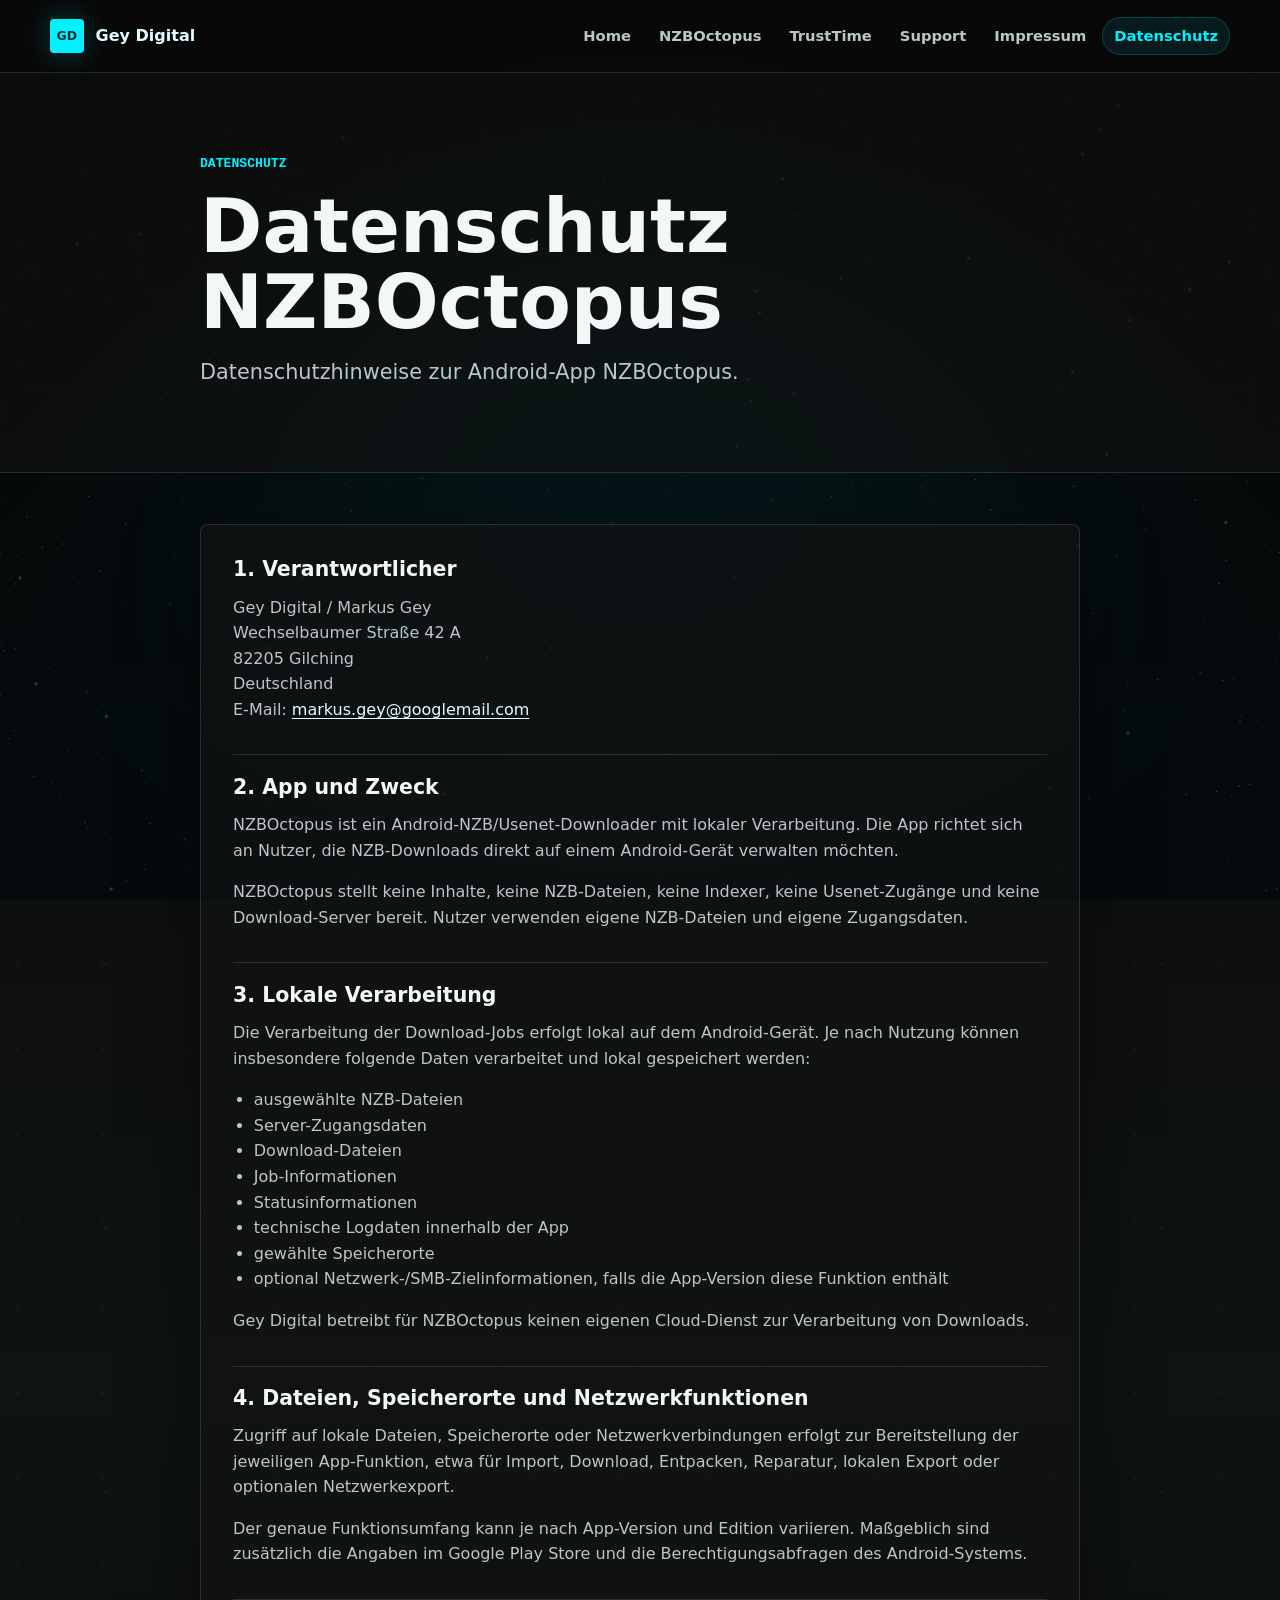
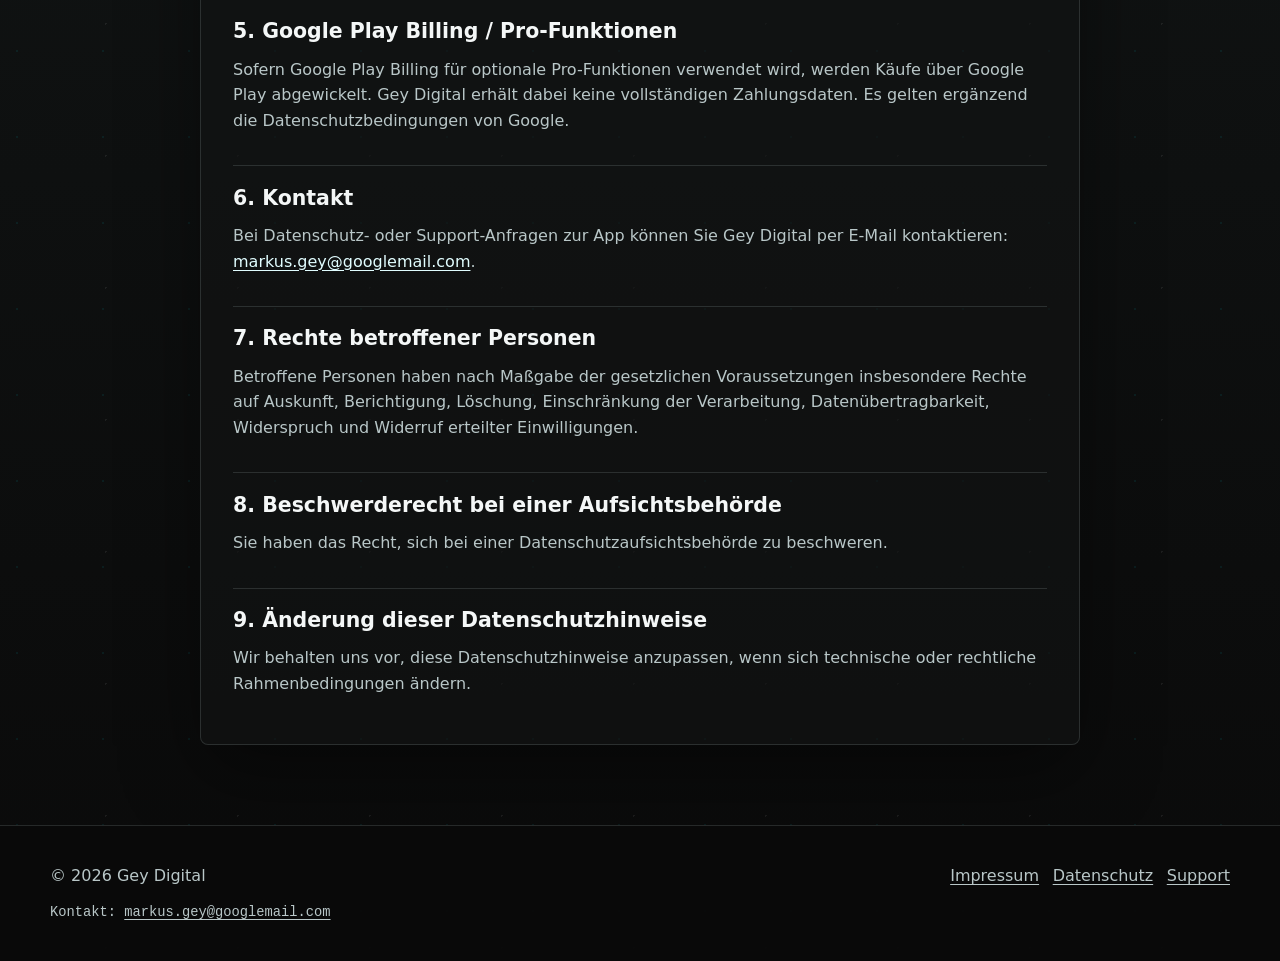
<file: datenschutz/nzboctopus/index.html>
<!doctype html>
<html lang="de">
  <head>
    <meta charset="utf-8">
    <meta name="viewport" content="width=device-width, initial-scale=1">
    <title>Datenschutz NZBOctopus - Gey Digital</title>
    <meta name="description" content="Datenschutzhinweise zur Android-App NZBOctopus von Gey Digital.">
    <meta property="og:title" content="Datenschutz NZBOctopus - Gey Digital">
    <meta property="og:description" content="Datenschutzhinweise zur Android-App NZBOctopus von Gey Digital.">
    <meta property="og:type" content="website">
    <meta property="og:url" content="https://geydigital.de/datenschutz/nzboctopus/">
    <meta property="og:site_name" content="Gey Digital">
    <link rel="canonical" href="https://geydigital.de/datenschutz/nzboctopus/">
    <link rel="stylesheet" href="../../assets/styles.css?v=multi-app-1">
    <script src="../../assets/app.js?v=multi-app-1" defer></script>
  </head>
  <body>
    <header class="site-header">
      <div class="shell header-inner">
        <a class="brand" href="../../" aria-label="Gey Digital Startseite">
          <span class="brand-mark" aria-hidden="true">GD</span>
          <span>Gey Digital</span>
        </a>
        <button class="nav-toggle" type="button" aria-expanded="false" aria-controls="site-nav">
          <span class="nav-toggle-line"></span>
          <span class="sr-only">Navigation öffnen</span>
        </button>
        <nav class="site-nav" id="site-nav" aria-label="Hauptnavigation">
          <a href="../../">Home</a>
          <a href="../../nzboctopus/">NZBOctopus</a>
          <a href="../../trusttime/">TrustTime</a>
          <a href="../../support/">Support</a>
          <a href="../../impressum/">Impressum</a>
          <a href="../../datenschutz/" aria-current="page">Datenschutz</a>
        </nav>
      </div>
    </header>

    <main>
      <section class="page-hero">
        <div class="shell content-narrow">
          <p class="eyebrow">Datenschutz</p>
          <h1>Datenschutz NZBOctopus</h1>
          <p class="lead">Datenschutzhinweise zur Android-App NZBOctopus.</p>
        </div>
      </section>

      <section class="section legal-section">
        <div class="shell legal-content">
          <h2>1. Verantwortlicher</h2>
          <p>
            Gey Digital / Markus Gey<br>
            Wechselbaumer Straße 42 A<br>
            82205 Gilching<br>
            Deutschland<br>
            E-Mail: <a href="mailto:markus.gey@googlemail.com">markus.gey@googlemail.com</a>
          </p>

          <h2>2. App und Zweck</h2>
          <p>NZBOctopus ist ein Android-NZB/Usenet-Downloader mit lokaler Verarbeitung. Die App richtet sich an Nutzer, die NZB-Downloads direkt auf einem Android-Gerät verwalten möchten.</p>
          <p>NZBOctopus stellt keine Inhalte, keine NZB-Dateien, keine Indexer, keine Usenet-Zugänge und keine Download-Server bereit. Nutzer verwenden eigene NZB-Dateien und eigene Zugangsdaten.</p>

          <h2>3. Lokale Verarbeitung</h2>
          <p>Die Verarbeitung der Download-Jobs erfolgt lokal auf dem Android-Gerät. Je nach Nutzung können insbesondere folgende Daten verarbeitet und lokal gespeichert werden:</p>
          <ul>
            <li>ausgewählte NZB-Dateien</li>
            <li>Server-Zugangsdaten</li>
            <li>Download-Dateien</li>
            <li>Job-Informationen</li>
            <li>Statusinformationen</li>
            <li>technische Logdaten innerhalb der App</li>
            <li>gewählte Speicherorte</li>
            <li>optional Netzwerk-/SMB-Zielinformationen, falls die App-Version diese Funktion enthält</li>
          </ul>
          <p>Gey Digital betreibt für NZBOctopus keinen eigenen Cloud-Dienst zur Verarbeitung von Downloads.</p>

          <h2>4. Dateien, Speicherorte und Netzwerkfunktionen</h2>
          <p>Zugriff auf lokale Dateien, Speicherorte oder Netzwerkverbindungen erfolgt zur Bereitstellung der jeweiligen App-Funktion, etwa für Import, Download, Entpacken, Reparatur, lokalen Export oder optionalen Netzwerkexport.</p>
          <p>Der genaue Funktionsumfang kann je nach App-Version und Edition variieren. Maßgeblich sind zusätzlich die Angaben im Google Play Store und die Berechtigungsabfragen des Android-Systems.</p>

          <h2>5. Google Play Billing / Pro-Funktionen</h2>
          <p>Sofern Google Play Billing für optionale Pro-Funktionen verwendet wird, werden Käufe über Google Play abgewickelt. Gey Digital erhält dabei keine vollständigen Zahlungsdaten. Es gelten ergänzend die Datenschutzbedingungen von Google.</p>

          <h2>6. Kontakt</h2>
          <p>Bei Datenschutz- oder Support-Anfragen zur App können Sie Gey Digital per E-Mail kontaktieren: <a href="mailto:markus.gey@googlemail.com">markus.gey@googlemail.com</a>.</p>

          <h2>7. Rechte betroffener Personen</h2>
          <p>Betroffene Personen haben nach Maßgabe der gesetzlichen Voraussetzungen insbesondere Rechte auf Auskunft, Berichtigung, Löschung, Einschränkung der Verarbeitung, Datenübertragbarkeit, Widerspruch und Widerruf erteilter Einwilligungen.</p>

          <h2>8. Beschwerderecht bei einer Aufsichtsbehörde</h2>
          <p>Sie haben das Recht, sich bei einer Datenschutzaufsichtsbehörde zu beschweren.</p>

          <h2>9. Änderung dieser Datenschutzhinweise</h2>
          <p>Wir behalten uns vor, diese Datenschutzhinweise anzupassen, wenn sich technische oder rechtliche Rahmenbedingungen ändern.</p>
        </div>
      </section>
    </main>

    <footer class="site-footer">
      <div class="shell footer-inner">
        <p>© 2026 Gey Digital</p>
        <nav aria-label="Footernavigation">
          <a href="../../impressum/">Impressum</a>
          <a href="../../datenschutz/">Datenschutz</a>
          <a href="../../support/">Support</a>
        </nav>
        <p class="footer-contact">Kontakt: <a href="mailto:markus.gey@googlemail.com">markus.gey@googlemail.com</a></p>
      </div>
    </footer>
  </body>
</html>
</file>
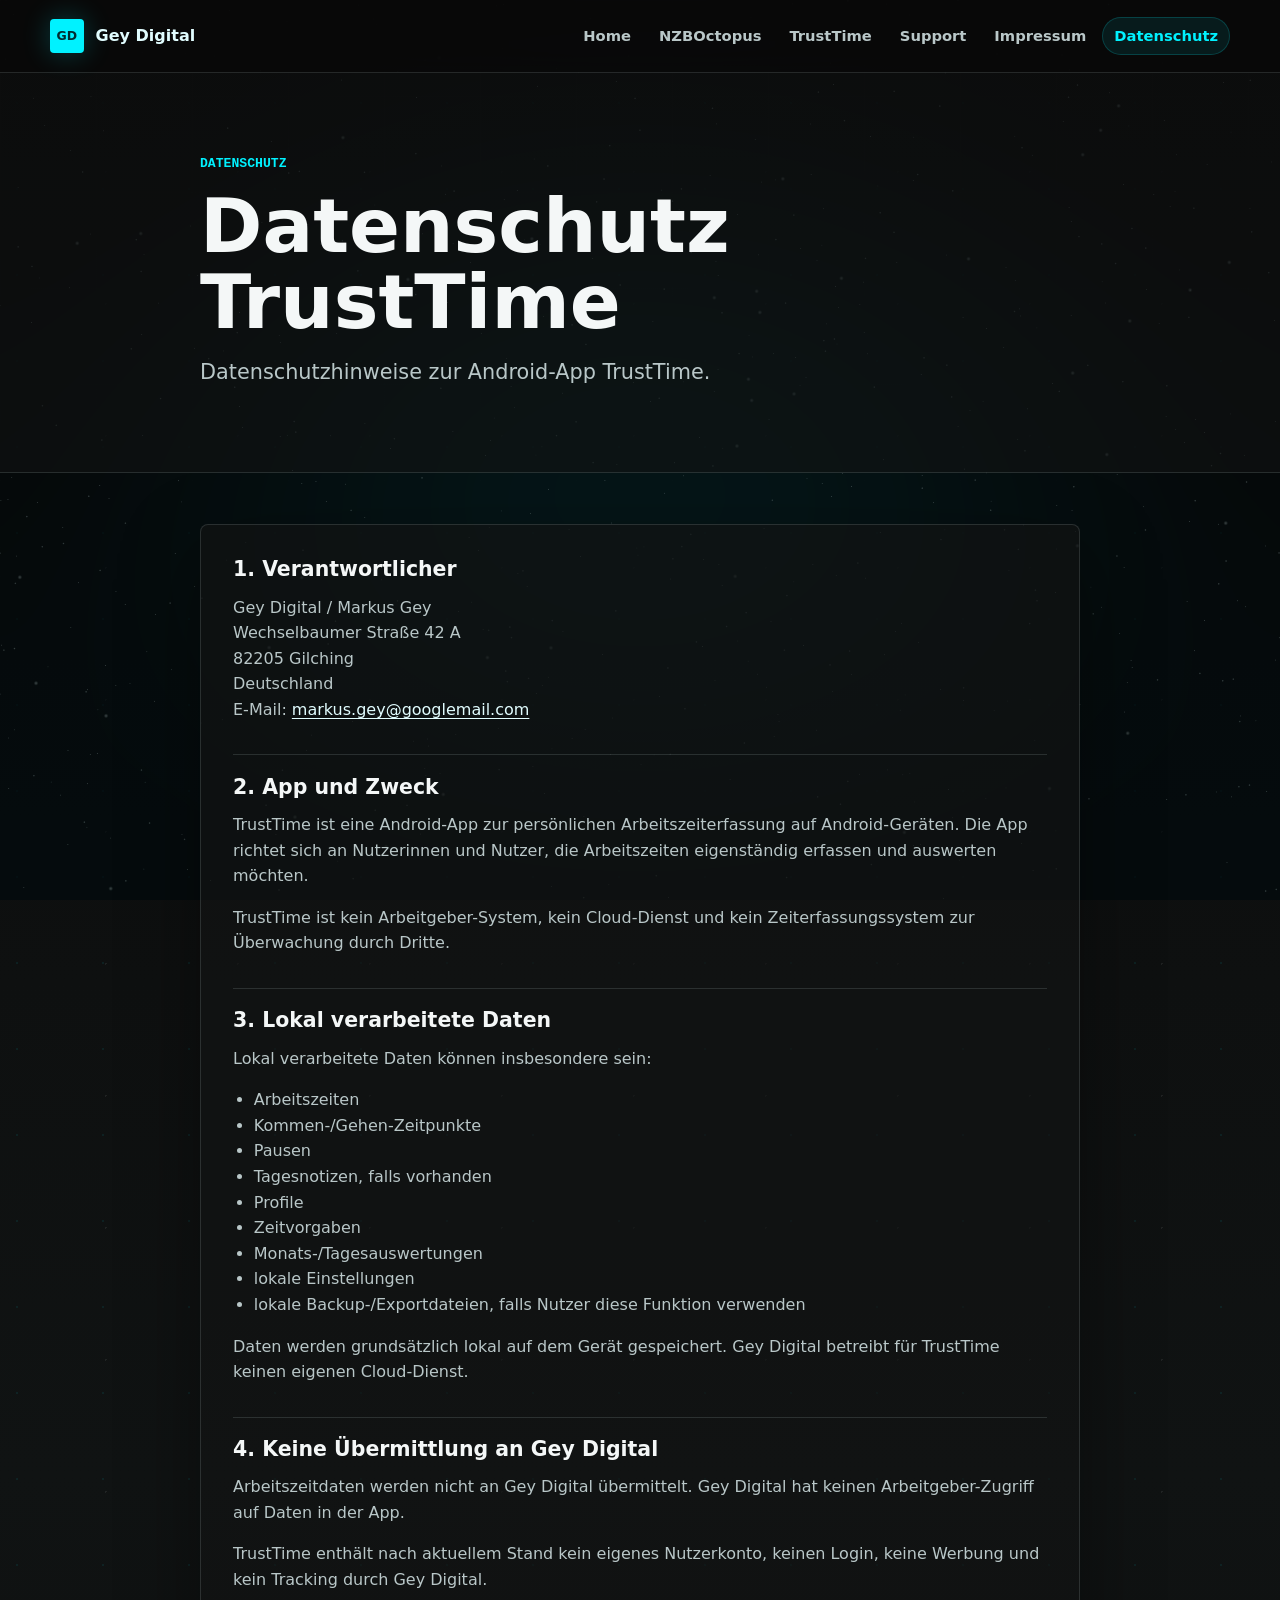
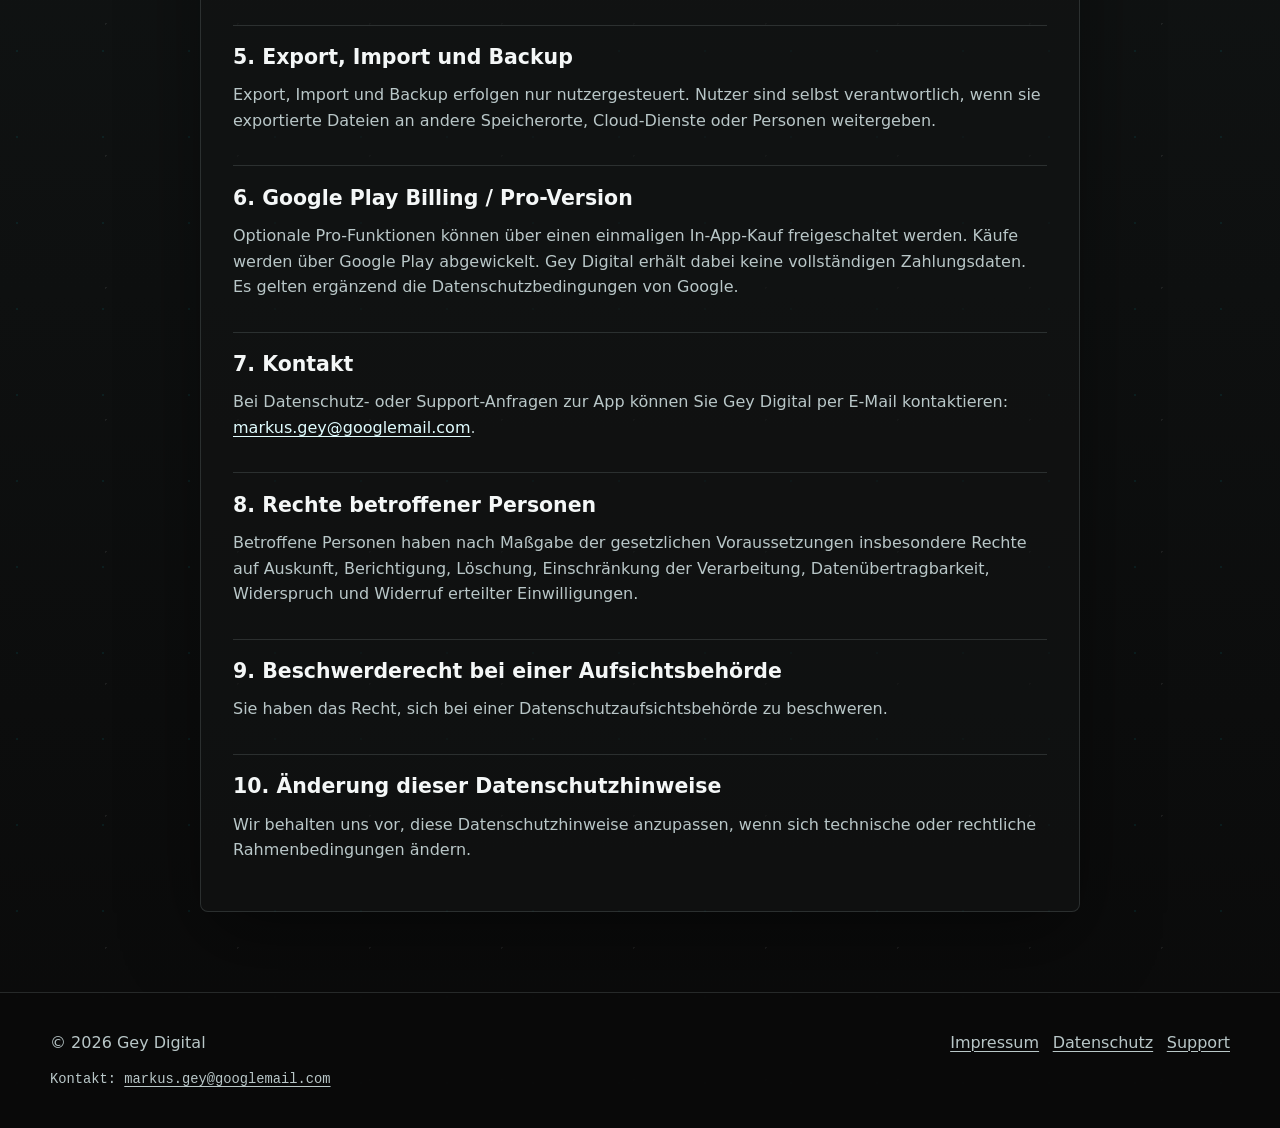
<file: datenschutz/trusttime/index.html>
<!doctype html>
<html lang="de">
  <head>
    <meta charset="utf-8">
    <meta name="viewport" content="width=device-width, initial-scale=1">
    <title>Datenschutz TrustTime - Gey Digital</title>
    <meta name="description" content="Datenschutzhinweise zur Android-App TrustTime von Gey Digital.">
    <meta property="og:title" content="Datenschutz TrustTime - Gey Digital">
    <meta property="og:description" content="Datenschutzhinweise zur Android-App TrustTime von Gey Digital.">
    <meta property="og:type" content="website">
    <meta property="og:url" content="https://geydigital.de/datenschutz/trusttime/">
    <meta property="og:site_name" content="Gey Digital">
    <link rel="canonical" href="https://geydigital.de/datenschutz/trusttime/">
    <link rel="stylesheet" href="../../assets/styles.css?v=multi-app-1">
    <script src="../../assets/app.js?v=multi-app-1" defer></script>
  </head>
  <body>
    <header class="site-header">
      <div class="shell header-inner">
        <a class="brand" href="../../" aria-label="Gey Digital Startseite">
          <span class="brand-mark" aria-hidden="true">GD</span>
          <span>Gey Digital</span>
        </a>
        <button class="nav-toggle" type="button" aria-expanded="false" aria-controls="site-nav">
          <span class="nav-toggle-line"></span>
          <span class="sr-only">Navigation öffnen</span>
        </button>
        <nav class="site-nav" id="site-nav" aria-label="Hauptnavigation">
          <a href="../../">Home</a>
          <a href="../../nzboctopus/">NZBOctopus</a>
          <a href="../../trusttime/">TrustTime</a>
          <a href="../../support/">Support</a>
          <a href="../../impressum/">Impressum</a>
          <a href="../../datenschutz/" aria-current="page">Datenschutz</a>
        </nav>
      </div>
    </header>

    <main>
      <section class="page-hero">
        <div class="shell content-narrow">
          <p class="eyebrow">Datenschutz</p>
          <h1>Datenschutz TrustTime</h1>
          <p class="lead">Datenschutzhinweise zur Android-App TrustTime.</p>
        </div>
      </section>

      <section class="section legal-section">
        <div class="shell legal-content">
          <h2>1. Verantwortlicher</h2>
          <p>
            Gey Digital / Markus Gey<br>
            Wechselbaumer Straße 42 A<br>
            82205 Gilching<br>
            Deutschland<br>
            E-Mail: <a href="mailto:markus.gey@googlemail.com">markus.gey@googlemail.com</a>
          </p>

          <h2>2. App und Zweck</h2>
          <p>TrustTime ist eine Android-App zur persönlichen Arbeitszeiterfassung auf Android-Geräten. Die App richtet sich an Nutzerinnen und Nutzer, die Arbeitszeiten eigenständig erfassen und auswerten möchten.</p>
          <p>TrustTime ist kein Arbeitgeber-System, kein Cloud-Dienst und kein Zeiterfassungssystem zur Überwachung durch Dritte.</p>

          <h2>3. Lokal verarbeitete Daten</h2>
          <p>Lokal verarbeitete Daten können insbesondere sein:</p>
          <ul>
            <li>Arbeitszeiten</li>
            <li>Kommen-/Gehen-Zeitpunkte</li>
            <li>Pausen</li>
            <li>Tagesnotizen, falls vorhanden</li>
            <li>Profile</li>
            <li>Zeitvorgaben</li>
            <li>Monats-/Tagesauswertungen</li>
            <li>lokale Einstellungen</li>
            <li>lokale Backup-/Exportdateien, falls Nutzer diese Funktion verwenden</li>
          </ul>
          <p>Daten werden grundsätzlich lokal auf dem Gerät gespeichert. Gey Digital betreibt für TrustTime keinen eigenen Cloud-Dienst.</p>

          <h2>4. Keine Übermittlung an Gey Digital</h2>
          <p>Arbeitszeitdaten werden nicht an Gey Digital übermittelt. Gey Digital hat keinen Arbeitgeber-Zugriff auf Daten in der App.</p>
          <p>TrustTime enthält nach aktuellem Stand kein eigenes Nutzerkonto, keinen Login, keine Werbung und kein Tracking durch Gey Digital.</p>

          <h2>5. Export, Import und Backup</h2>
          <p>Export, Import und Backup erfolgen nur nutzergesteuert. Nutzer sind selbst verantwortlich, wenn sie exportierte Dateien an andere Speicherorte, Cloud-Dienste oder Personen weitergeben.</p>

          <h2>6. Google Play Billing / Pro-Version</h2>
          <p>Optionale Pro-Funktionen können über einen einmaligen In-App-Kauf freigeschaltet werden. Käufe werden über Google Play abgewickelt. Gey Digital erhält dabei keine vollständigen Zahlungsdaten. Es gelten ergänzend die Datenschutzbedingungen von Google.</p>

          <h2>7. Kontakt</h2>
          <p>Bei Datenschutz- oder Support-Anfragen zur App können Sie Gey Digital per E-Mail kontaktieren: <a href="mailto:markus.gey@googlemail.com">markus.gey@googlemail.com</a>.</p>

          <h2>8. Rechte betroffener Personen</h2>
          <p>Betroffene Personen haben nach Maßgabe der gesetzlichen Voraussetzungen insbesondere Rechte auf Auskunft, Berichtigung, Löschung, Einschränkung der Verarbeitung, Datenübertragbarkeit, Widerspruch und Widerruf erteilter Einwilligungen.</p>

          <h2>9. Beschwerderecht bei einer Aufsichtsbehörde</h2>
          <p>Sie haben das Recht, sich bei einer Datenschutzaufsichtsbehörde zu beschweren.</p>

          <h2>10. Änderung dieser Datenschutzhinweise</h2>
          <p>Wir behalten uns vor, diese Datenschutzhinweise anzupassen, wenn sich technische oder rechtliche Rahmenbedingungen ändern.</p>
        </div>
      </section>
    </main>

    <footer class="site-footer">
      <div class="shell footer-inner">
        <p>© 2026 Gey Digital</p>
        <nav aria-label="Footernavigation">
          <a href="../../impressum/">Impressum</a>
          <a href="../../datenschutz/">Datenschutz</a>
          <a href="../../support/">Support</a>
        </nav>
        <p class="footer-contact">Kontakt: <a href="mailto:markus.gey@googlemail.com">markus.gey@googlemail.com</a></p>
      </div>
    </footer>
  </body>
</html>
</file>
<file: assets/styles.css>
:root {
  --bg: #0a0a0a;
  --bg-2: #101313;
  --surface: rgba(24, 27, 27, 0.78);
  --surface-solid: #171a1a;
  --surface-soft: #202425;
  --surface-high: #282d2e;
  --text: #f4f7f7;
  --muted: #b9c7c8;
  --subtle: #7f9092;
  --line: rgba(185, 202, 203, 0.16);
  --line-strong: rgba(0, 242, 255, 0.34);
  --primary: #e1fdff;
  --accent: #00dbe7;
  --accent-strong: #00f2ff;
  --accent-ink: #002d31;
  --warning-bg: #fff0b8;
  --warning-text: #463600;
  --shadow: 0 28px 80px rgba(0, 0, 0, 0.42);
  --radius: 8px;
  font-family: Inter, ui-sans-serif, system-ui, -apple-system, BlinkMacSystemFont, "Segoe UI", sans-serif;
  color: var(--text);
  background: var(--bg);
}

* {
  box-sizing: border-box;
}

html {
  background: var(--bg);
  scroll-behavior: smooth;
}

body {
  min-width: 320px;
  margin: 0;
  color: var(--text);
  background:
    radial-gradient(circle at 20% 20%, rgba(0, 219, 231, 0.08) 0 1px, transparent 1px 100%),
    radial-gradient(circle at 80% 30%, rgba(255, 255, 255, 0.07) 0 1px, transparent 1px 100%),
    linear-gradient(180deg, #0a0a0a 0%, #101313 54%, #0a0a0a 100%);
  background-color: var(--bg);
  background-size: 86px 86px, 132px 132px, auto;
  font-size: 16px;
  line-height: 1.6;
}

body::before {
  content: "";
  position: fixed;
  inset: 0;
  z-index: 0;
  pointer-events: none;
  background:
    linear-gradient(rgba(255, 255, 255, 0.035) 1px, transparent 1px),
    linear-gradient(90deg, rgba(255, 255, 255, 0.035) 1px, transparent 1px);
  background-size: 96px 96px;
  mask-image: linear-gradient(180deg, rgba(0, 0, 0, 0.65), transparent 82%);
}

.shader-background {
  position: fixed;
  inset: 0;
  z-index: 0;
  pointer-events: none;
  opacity: 0.72;
}

.shader-background canvas {
  display: block;
  width: 100%;
  height: 100%;
}

main {
  position: relative;
  z-index: 1;
}

a {
  color: var(--primary);
  text-decoration-thickness: 0.08em;
  text-underline-offset: 0.2em;
}

a:hover {
  color: var(--accent-strong);
}

svg {
  max-width: 100%;
}

mark {
  display: inline;
  padding: 0.08rem 0.24rem;
  color: var(--warning-text);
  background: var(--warning-bg);
  border-radius: 4px;
}

.shell {
  width: min(100% - 2rem, 1180px);
  margin-inline: auto;
}

.content-narrow,
.legal-content {
  max-width: 880px;
}

.site-header {
  position: sticky;
  top: 0;
  z-index: 20;
  background: rgba(10, 10, 10, 0.82);
  border-bottom: 1px solid var(--line);
  backdrop-filter: blur(18px);
}

.header-inner {
  min-height: 72px;
  display: flex;
  align-items: center;
  justify-content: space-between;
  gap: 1rem;
}

.brand {
  display: inline-flex;
  align-items: center;
  gap: 0.75rem;
  color: var(--primary);
  font-weight: 760;
  text-decoration: none;
}

.brand-mark {
  display: inline-grid;
  width: 2.1rem;
  height: 2.1rem;
  place-items: center;
  color: var(--accent-ink);
  background: var(--accent-strong);
  border-radius: 4px;
  font-size: 0.78rem;
  font-weight: 850;
  box-shadow: 0 0 28px rgba(0, 242, 255, 0.24);
}

.site-nav {
  display: flex;
  align-items: center;
  gap: 0.25rem;
}

.site-nav a {
  min-height: 2.4rem;
  display: inline-flex;
  align-items: center;
  padding: 0.42rem 0.75rem;
  color: var(--muted);
  border-radius: 999px;
  font-size: 0.92rem;
  font-weight: 650;
  text-decoration: none;
}

.site-nav a:hover,
.site-nav a[aria-current="page"] {
  color: var(--accent-strong);
  background: rgba(0, 219, 231, 0.09);
}

.site-nav a[aria-current="page"] {
  box-shadow: inset 0 0 0 1px rgba(0, 242, 255, 0.18);
}

.nav-toggle {
  display: none;
  width: 2.75rem;
  height: 2.75rem;
  align-items: center;
  justify-content: center;
  padding: 0;
  color: var(--text);
  background: var(--surface-soft);
  border: 1px solid var(--line);
  border-radius: var(--radius);
}

.nav-toggle-line,
.nav-toggle-line::before,
.nav-toggle-line::after {
  display: block;
  width: 1.15rem;
  height: 2px;
  background: currentColor;
  border-radius: 999px;
}

.nav-toggle-line {
  position: relative;
}

.nav-toggle-line::before,
.nav-toggle-line::after {
  content: "";
  position: absolute;
  left: 0;
}

.nav-toggle-line::before {
  top: -0.38rem;
}

.nav-toggle-line::after {
  top: 0.38rem;
}

.sr-only {
  position: absolute;
  width: 1px;
  height: 1px;
  padding: 0;
  margin: -1px;
  overflow: hidden;
  clip: rect(0, 0, 0, 0);
  white-space: nowrap;
  border: 0;
}

.hero,
.page-hero {
  position: relative;
  overflow: hidden;
}

.hero {
  min-height: 760px;
  display: flex;
  align-items: center;
  padding: 5rem 0 4rem;
  border-bottom: 1px solid var(--line);
}

.page-hero {
  padding: 5rem 0 4rem;
  border-bottom: 1px solid var(--line);
  background: rgba(18, 20, 20, 0.58);
}

.hero-grid,
.page-hero-grid,
.two-column {
  display: grid;
  grid-template-columns: minmax(0, 1.05fr) minmax(300px, 0.95fr);
  gap: 3.5rem;
  align-items: center;
}

.hero-copy {
  max-width: 680px;
}

.eyebrow {
  margin: 0 0 0.85rem;
  color: var(--accent-strong);
  font-family: ui-monospace, SFMono-Regular, Consolas, "Liberation Mono", monospace;
  font-size: 0.82rem;
  font-weight: 650;
  letter-spacing: 0;
  text-transform: uppercase;
}

h1,
h2,
h3,
p {
  margin-top: 0;
}

h1,
h2,
h3 {
  color: var(--text);
  font-family: ui-sans-serif, system-ui, -apple-system, BlinkMacSystemFont, "Segoe UI", sans-serif;
  letter-spacing: 0;
}

h1 {
  margin-bottom: 1rem;
  font-size: 4.7rem;
  line-height: 1.02;
  font-weight: 820;
}

h2 {
  margin-bottom: 0.8rem;
  font-size: 2.1rem;
  line-height: 1.2;
  font-weight: 760;
}

h3 {
  margin-bottom: 0.45rem;
  font-size: 1.28rem;
  line-height: 1.3;
  font-weight: 730;
}

.lead {
  color: var(--primary);
  font-size: 1.3rem;
  line-height: 1.45;
}

.hero p:not(.eyebrow),
.page-hero p:not(.eyebrow),
.section p,
.section li {
  color: var(--muted);
}

.button-row {
  display: flex;
  flex-wrap: wrap;
  gap: 0.85rem;
  margin-top: 1.6rem;
}

.button-row.compact {
  align-content: start;
  margin-top: 0.3rem;
}

.button {
  min-height: 2.9rem;
  display: inline-flex;
  align-items: center;
  justify-content: center;
  padding: 0.68rem 1.15rem;
  border: 1px solid transparent;
  border-radius: 999px;
  font-size: 0.92rem;
  font-weight: 750;
  line-height: 1.2;
  text-decoration: none;
  transform: translate3d(var(--motion-x, 0), var(--motion-y, 0), 0);
  transition: border-color 160ms ease, background 160ms ease, box-shadow 160ms ease, filter 160ms ease, transform 180ms ease-out;
  will-change: transform;
}

.button:hover {
  filter: brightness(1.05);
}

.button.primary {
  color: var(--accent-ink);
  background: var(--accent-strong);
  box-shadow: 0 0 26px rgba(0, 242, 255, 0.18);
}

.button.primary:hover {
  color: var(--accent-ink);
  box-shadow: 0 0 34px rgba(0, 242, 255, 0.28);
}

.button.secondary {
  color: var(--text);
  background: rgba(24, 27, 27, 0.54);
  border-color: var(--line);
  backdrop-filter: blur(12px);
}

.button.secondary:hover {
  border-color: var(--line-strong);
  background: rgba(32, 36, 37, 0.75);
}

.hero-visual,
.app-symbol {
  justify-self: end;
  width: min(100%, 440px);
}

.hero-visual,
.app-symbol,
.app-card,
.principle-card,
.info-panel {
  background: var(--surface);
  border: 1px solid var(--line);
  border-radius: var(--radius);
  box-shadow: var(--shadow);
  backdrop-filter: blur(16px);
  transform: translate3d(var(--motion-x, 0), var(--motion-y, 0), 0);
  transition: border-color 180ms ease, box-shadow 180ms ease, transform 220ms ease-out;
  will-change: transform;
}

.hero-visual {
  padding: 1.2rem;
}

.stitch-octopus-image {
  display: block;
  width: 100%;
  aspect-ratio: 1;
  object-fit: contain;
  border-radius: 4px;
  filter: drop-shadow(0 0 22px rgba(0, 242, 255, 0.22));
}

.play-store-icon-image {
  display: block;
  width: 100%;
  aspect-ratio: 1;
  object-fit: cover;
  border-radius: 34px;
  background: #020404;
  box-shadow: 0 0 26px rgba(0, 242, 255, 0.18);
}

.signal-graphic rect,
.signal-graphic circle,
.app-symbol circle {
  fill: rgba(0, 219, 231, 0.05);
  stroke: var(--accent-strong);
  stroke-width: 9;
}

.signal-graphic path,
.app-symbol path {
  fill: none;
  stroke: var(--primary);
  stroke-linecap: round;
  stroke-linejoin: round;
  stroke-width: 9;
  opacity: 0.88;
}

.octopus-graphic {
  display: block;
}

.octopus-frame {
  fill: #020404;
  stroke: rgba(0, 242, 255, 0.18);
  stroke-width: 1;
  filter: drop-shadow(0 0 18px rgba(0, 242, 255, 0.28));
}

.octopus-aura {
  fill: url("#octopus-line");
  opacity: 0.06;
}

.octopus-shell,
.octopus-vein,
.octopus-face,
.octopus-tentacle,
.octopus-sucker-path,
.octopus-eye-ring {
  fill: none;
  stroke: url("#octopus-line");
  stroke-linecap: round;
  stroke-linejoin: round;
  filter: url("#octopus-glow");
}

.octopus-shell.outer {
  stroke-width: 2.2;
}

.octopus-shell.inner,
.octopus-vein,
.octopus-face {
  stroke-width: 1.45;
  opacity: 0.78;
}

.octopus-eye-ring {
  stroke-width: 3;
}

.octopus-tentacle.fine {
  stroke-width: 2;
  opacity: 0.88;
}

.octopus-sucker-path {
  stroke-width: 1.1;
  opacity: 0.46;
}

.octopus-eye,
.octopus-suckers circle {
  fill: var(--accent-strong);
  filter: url("#octopus-glow");
}

.octopus-suckers circle {
  opacity: 0.72;
}

.section {
  padding: 5rem 0;
}

.section-muted {
  background: rgba(12, 15, 15, 0.62);
  border-block: 1px solid var(--line);
}

.section-heading {
  max-width: 720px;
  margin-bottom: 1.6rem;
}

.app-card {
  display: grid;
  grid-template-columns: minmax(0, 1fr) auto;
  gap: 1.6rem;
  align-items: start;
  padding: 2rem;
  overflow: hidden;
}

.app-card + .app-card {
  margin-top: 1rem;
}

.app-card h3 {
  font-size: 1.8rem;
}

.app-card::after {
  content: "LOCAL_WORKFLOW";
  align-self: end;
  justify-self: end;
  color: rgba(0, 242, 255, 0.44);
  font-family: ui-monospace, SFMono-Regular, Consolas, "Liberation Mono", monospace;
  font-size: 0.78rem;
}

.note {
  padding-left: 0.95rem;
  color: var(--primary) !important;
  border-left: 2px solid var(--accent-strong);
}

.principle-grid {
  display: grid;
  grid-template-columns: repeat(3, minmax(0, 1fr));
  gap: 1rem;
}

.principle-card,
.info-panel {
  padding: 1.35rem;
}

.principle-card {
  min-height: 168px;
  display: flex;
  flex-direction: column;
  justify-content: space-between;
}

.principle-card h3::before {
  content: "";
  display: block;
  width: 2.4rem;
  height: 2px;
  margin-bottom: 1rem;
  background: var(--accent-strong);
}

.app-symbol {
  padding: 1.5rem;
}

.trusttime-symbol {
  display: block;
  width: 100%;
  aspect-ratio: 1;
  border-radius: 4px;
  background: #020404;
  filter: drop-shadow(0 0 22px rgba(0, 242, 255, 0.18));
}

.two-column {
  align-items: start;
}

.check-list {
  display: grid;
  gap: 0.72rem;
  padding-left: 1.2rem;
}

.check-list li::marker {
  color: var(--accent-strong);
}

.data-list {
  display: grid;
  gap: 1rem;
  margin: 0;
}

.data-list div {
  display: grid;
  gap: 0.15rem;
}

.data-list dt {
  color: var(--text);
  font-weight: 730;
}

.data-list dd {
  margin: 0;
  color: var(--muted);
}

.legal-section {
  padding-top: 3.2rem;
}

.legal-content {
  padding: 2rem;
  background: rgba(18, 20, 20, 0.68);
  border: 1px solid var(--line);
  border-radius: var(--radius);
  box-shadow: var(--shadow);
}

.legal-content h2 {
  margin-top: 2rem;
  padding-top: 1.2rem;
  border-top: 1px solid var(--line);
  font-size: 1.28rem;
}

.legal-content h2:first-child {
  margin-top: 0;
  padding-top: 0;
  border-top: 0;
}

.legal-content ul {
  padding-left: 1.3rem;
}

.site-footer {
  position: relative;
  z-index: 1;
  padding: 2.3rem 0;
  color: var(--muted);
  background: rgba(10, 10, 10, 0.95);
  border-top: 1px solid var(--line);
}

.footer-inner {
  display: grid;
  grid-template-columns: 1fr auto;
  gap: 0.85rem 1.5rem;
  align-items: center;
}

.site-footer p {
  margin: 0;
}

.site-footer a {
  color: var(--muted);
}

.site-footer a:hover {
  color: var(--accent-strong);
}

.site-footer nav {
  display: flex;
  flex-wrap: wrap;
  gap: 0.85rem;
}

.footer-contact {
  grid-column: 1 / -1;
  font-family: ui-monospace, SFMono-Regular, Consolas, "Liberation Mono", monospace;
  font-size: 0.86rem;
}

@media (max-width: 900px) {
  h1 {
    font-size: 3.15rem;
  }

  h2 {
    font-size: 1.8rem;
  }

  .lead {
    font-size: 1.15rem;
  }

  .header-inner {
    min-height: 64px;
    flex-wrap: wrap;
  }

  .nav-toggle {
    display: inline-flex;
  }

  .site-nav {
    display: none;
    width: 100%;
    flex-direction: column;
    align-items: stretch;
    padding: 0 0 0.85rem;
  }

  .site-nav.is-open {
    display: flex;
  }

  .site-nav a {
    width: 100%;
    border-radius: var(--radius);
  }

  .hero {
    min-height: auto;
    padding: 4rem 0;
  }

  .hero-grid,
  .page-hero-grid,
  .two-column,
  .app-card,
  .principle-grid {
    grid-template-columns: 1fr;
  }

  .hero-visual,
  .app-symbol {
    justify-self: start;
    width: min(100%, 360px);
  }

  .app-card::after {
    justify-self: start;
  }

  .app-card .button-row {
    margin-top: 0;
  }

  .footer-inner {
    grid-template-columns: 1fr;
  }
}

@media (max-width: 540px) {
  .shell {
    width: min(100% - 1.2rem, 1180px);
  }

  h1 {
    font-size: 2.55rem;
  }

  .section,
  .page-hero {
    padding: 3.2rem 0;
  }

  .button {
    width: 100%;
  }

  .app-card,
  .legal-content {
    padding: 1.2rem;
  }
}
</file>
